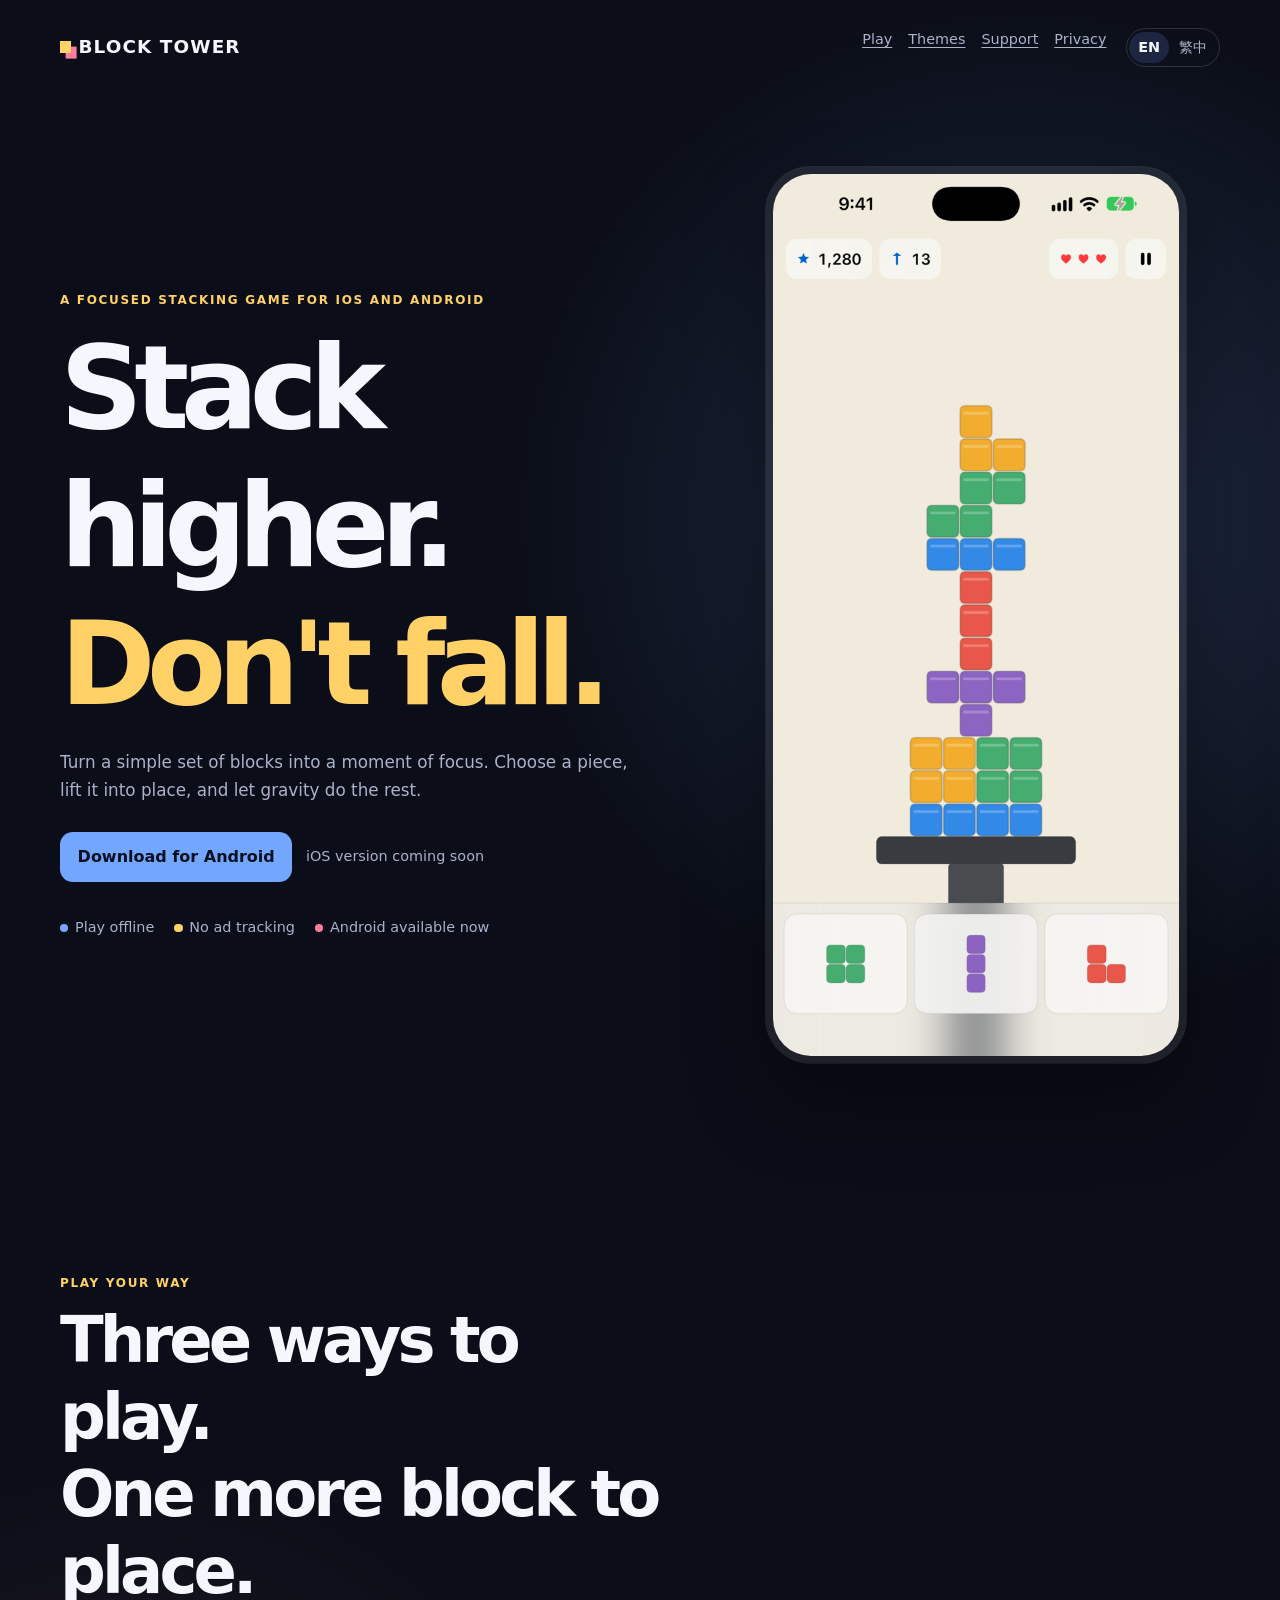
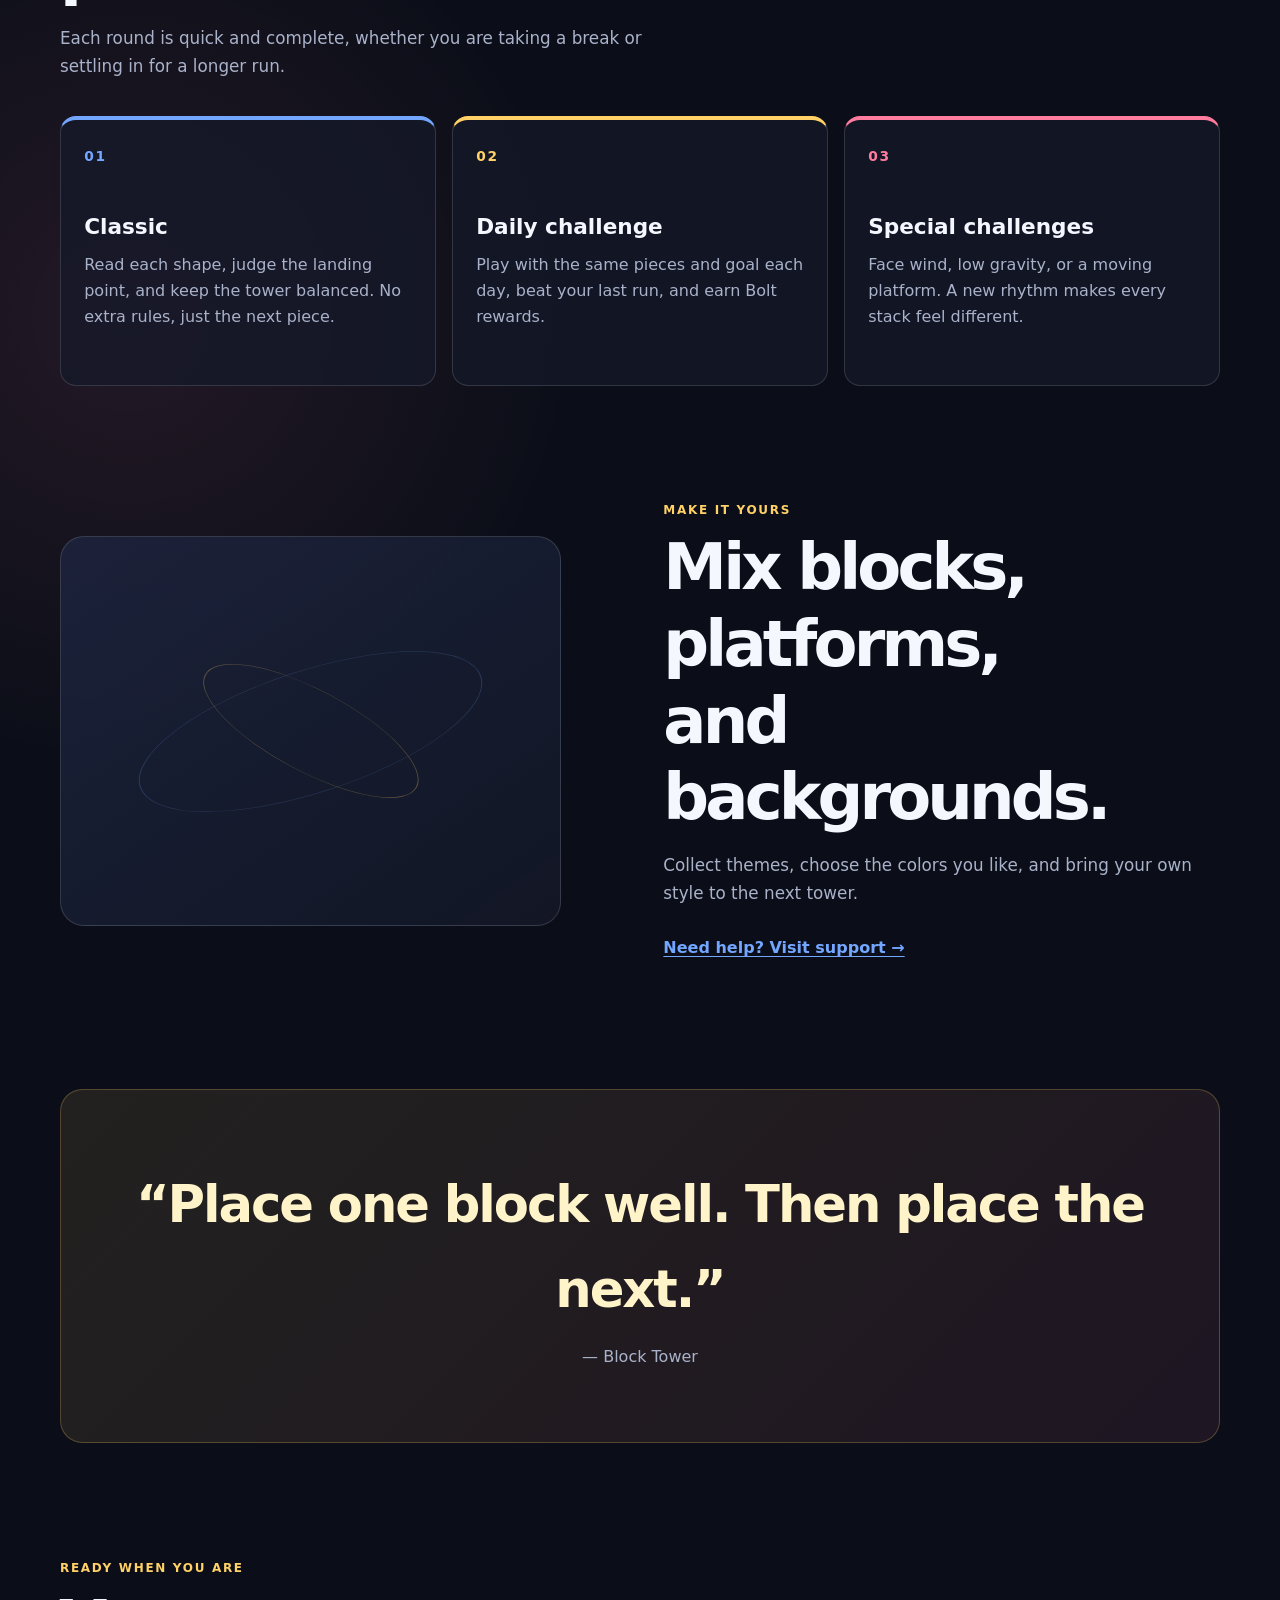
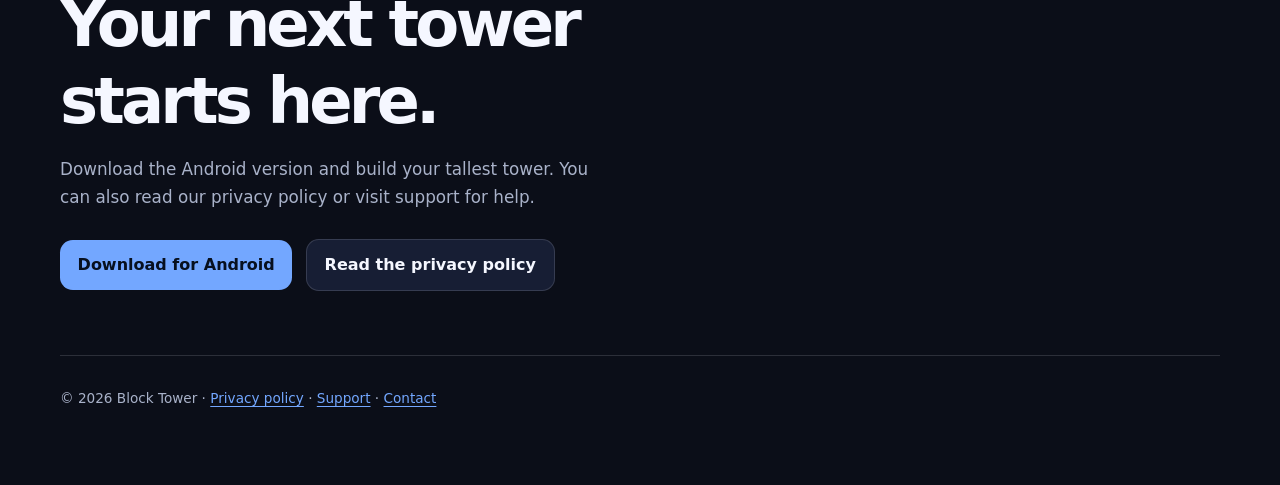
<file: index.html>
<!doctype html>
<html lang="en">
  <head>
    <meta charset="utf-8">
    <meta name="viewport" content="width=device-width, initial-scale=1">
    <meta name="description" content="A calm, colorful physics stacking game for iOS and Android. Build a tower one block at a time.">
    <meta property="og:type" content="website">
    <meta property="og:locale" content="en_US">
    <meta property="og:locale:alternate" content="zh_TW">
    <meta property="og:title" content="Block Tower | Stack higher. Don't fall.">
    <meta property="og:description" content="Play quick stacking rounds, take on daily and special challenges, and make every tower your own.">
    <meta property="og:image" content="https://blocktower-lac.vercel.app/assets/og.png">
    <meta property="og:url" content="https://blocktower-lac.vercel.app/">
    <meta name="twitter:card" content="summary_large_image">
    <link rel="canonical" href="https://blocktower-lac.vercel.app/">
    <link rel="alternate" hreflang="en" href="https://blocktower-lac.vercel.app/">
    <link rel="alternate" hreflang="zh-Hant" href="https://blocktower-lac.vercel.app/index.zh-Hant.html">
    <link rel="alternate" hreflang="x-default" href="https://blocktower-lac.vercel.app/">
    <link rel="icon" type="image/png" sizes="16x16" href="assets/favicon-16.png">
    <link rel="icon" type="image/png" sizes="32x32" href="assets/favicon-32.png">
    <link rel="icon" type="image/png" sizes="32x32" href="assets/favicon-dark-32.png" media="(prefers-color-scheme: dark)">
    <link rel="apple-touch-icon" sizes="180x180" href="assets/apple-touch-icon.png">
    <link rel="manifest" href="site.webmanifest">
    <title>Block Tower | Stack higher. Don't fall.</title>
    <link rel="stylesheet" href="styles.css">
  </head>
  <body class="landing-page">
    <div class="shell landing-shell">
      <header class="site-header landing-header">
        <a class="brand" href="index.html"><span class="brand-mark" aria-hidden="true"></span>Block Tower</a>
        <nav class="site-nav" aria-label="Primary navigation">
          <a href="#modes">Play</a>
          <a href="#collection">Themes</a>
          <a href="support.html">Support</a>
          <a href="privacy.html">Privacy</a>
          <div class="language-switch" role="group" aria-label="Language">
            <a href="index.html" lang="en" aria-current="page">EN</a>
            <a href="index.zh-Hant.html" lang="zh-Hant">繁中</a>
          </div>
        </nav>
      </header>

      <main>
        <section class="landing-hero" aria-labelledby="hero-title">
          <div class="landing-hero-copy">
            <p class="eyebrow">A focused stacking game for iOS and Android</p>
            <h1 id="hero-title">Stack higher.<br><span class="accent-text">Don't fall.</span></h1>
            <p class="lede">Turn a simple set of blocks into a moment of focus. Choose a piece, lift it into place, and let gravity do the rest.</p>
            <div class="hero-actions" id="download">
              <a class="button button-primary" href="https://github.com/shane-developer/blockTower/releases/latest/download/BlockTower-Android-v1.0.0.apk">Download for Android</a>
              <span class="availability-note">iOS version coming soon</span>
            </div>
            <ul class="hero-points" aria-label="Game features">
              <li><span class="point-dot blue" aria-hidden="true"></span>Play offline</li>
              <li><span class="point-dot yellow" aria-hidden="true"></span>No ad tracking</li>
              <li><span class="point-dot pink" aria-hidden="true"></span>Android available now</li>
            </ul>
          </div>
          <div class="hero-device" aria-label="Block Tower gameplay preview">
            <div class="device-glow" aria-hidden="true"></div>
            <img src="assets/hero-iphone.png" width="660" height="1434" alt="A colorful tower balanced on a platform, with three pieces ready to place">
          </div>
        </section>

        <section class="landing-section" id="modes" aria-labelledby="modes-title">
          <div class="section-heading">
            <p class="eyebrow">Play your way</p>
            <h2 id="modes-title">Three ways to play.<br>One more block to place.</h2>
            <p class="lede">Each round is quick and complete, whether you are taking a break or settling in for a longer run.</p>
          </div>
          <div class="feature-grid">
            <article class="feature-card feature-blue">
              <span class="feature-number">01</span>
              <h3>Classic</h3>
              <p>Read each shape, judge the landing point, and keep the tower balanced. No extra rules, just the next piece.</p>
            </article>
            <article class="feature-card feature-yellow">
              <span class="feature-number">02</span>
              <h3>Daily challenge</h3>
              <p>Play with the same pieces and goal each day, beat your last run, and earn Bolt rewards.</p>
            </article>
            <article class="feature-card feature-pink">
              <span class="feature-number">03</span>
              <h3>Special challenges</h3>
              <p>Face wind, low gravity, or a moving platform. A new rhythm makes every stack feel different.</p>
            </article>
          </div>
        </section>

        <section class="landing-split landing-section" id="collection" aria-labelledby="collection-title">
          <div class="split-visual" aria-hidden="true">
            <div class="stack-orbit orbit-one"></div>
            <div class="stack-orbit orbit-two"></div>
            <div class="mini-tower">
              <i class="block block-yellow"></i><i class="block block-red"></i>
              <i class="block block-blue"></i><i class="block block-green"></i>
              <i class="block block-purple"></i><i class="block block-blue"></i>
              <i class="platform"></i>
            </div>
          </div>
          <div class="section-heading">
            <p class="eyebrow">Make it yours</p>
            <h2 id="collection-title">Mix blocks, platforms,<br>and backgrounds.</h2>
            <p class="lede">Collect themes, choose the colors you like, and bring your own style to the next tower.</p>
            <a class="text-link" href="support.html">Need help? Visit support →</a>
          </div>
        </section>

        <section class="landing-quote" aria-label="A note from Block Tower">
          <p>“Place one block well. Then place the next.”</p>
          <span>— Block Tower</span>
        </section>

        <section class="landing-cta" aria-labelledby="cta-title">
          <p class="eyebrow">Ready when you are</p>
          <h2 id="cta-title">Your next tower<br>starts here.</h2>
          <p class="lede">Download the Android version and build your tallest tower. You can also read our privacy policy or visit support for help.</p>
          <div class="hero-actions">
            <a class="button button-primary" href="https://github.com/shane-developer/blockTower/releases/latest/download/BlockTower-Android-v1.0.0.apk">Download for Android</a>
            <a class="button button-secondary" href="privacy.html">Read the privacy policy</a>
          </div>
        </section>
      </main>

      <footer>
        <p>© 2026 Block Tower · <a href="privacy.html">Privacy policy</a> · <a href="support.html">Support</a> · <a href="https://forms.gle/gVLRwAY1yRQqvcTY8">Contact</a></p>
      </footer>
    </div>
  </body>
</html>
</file>
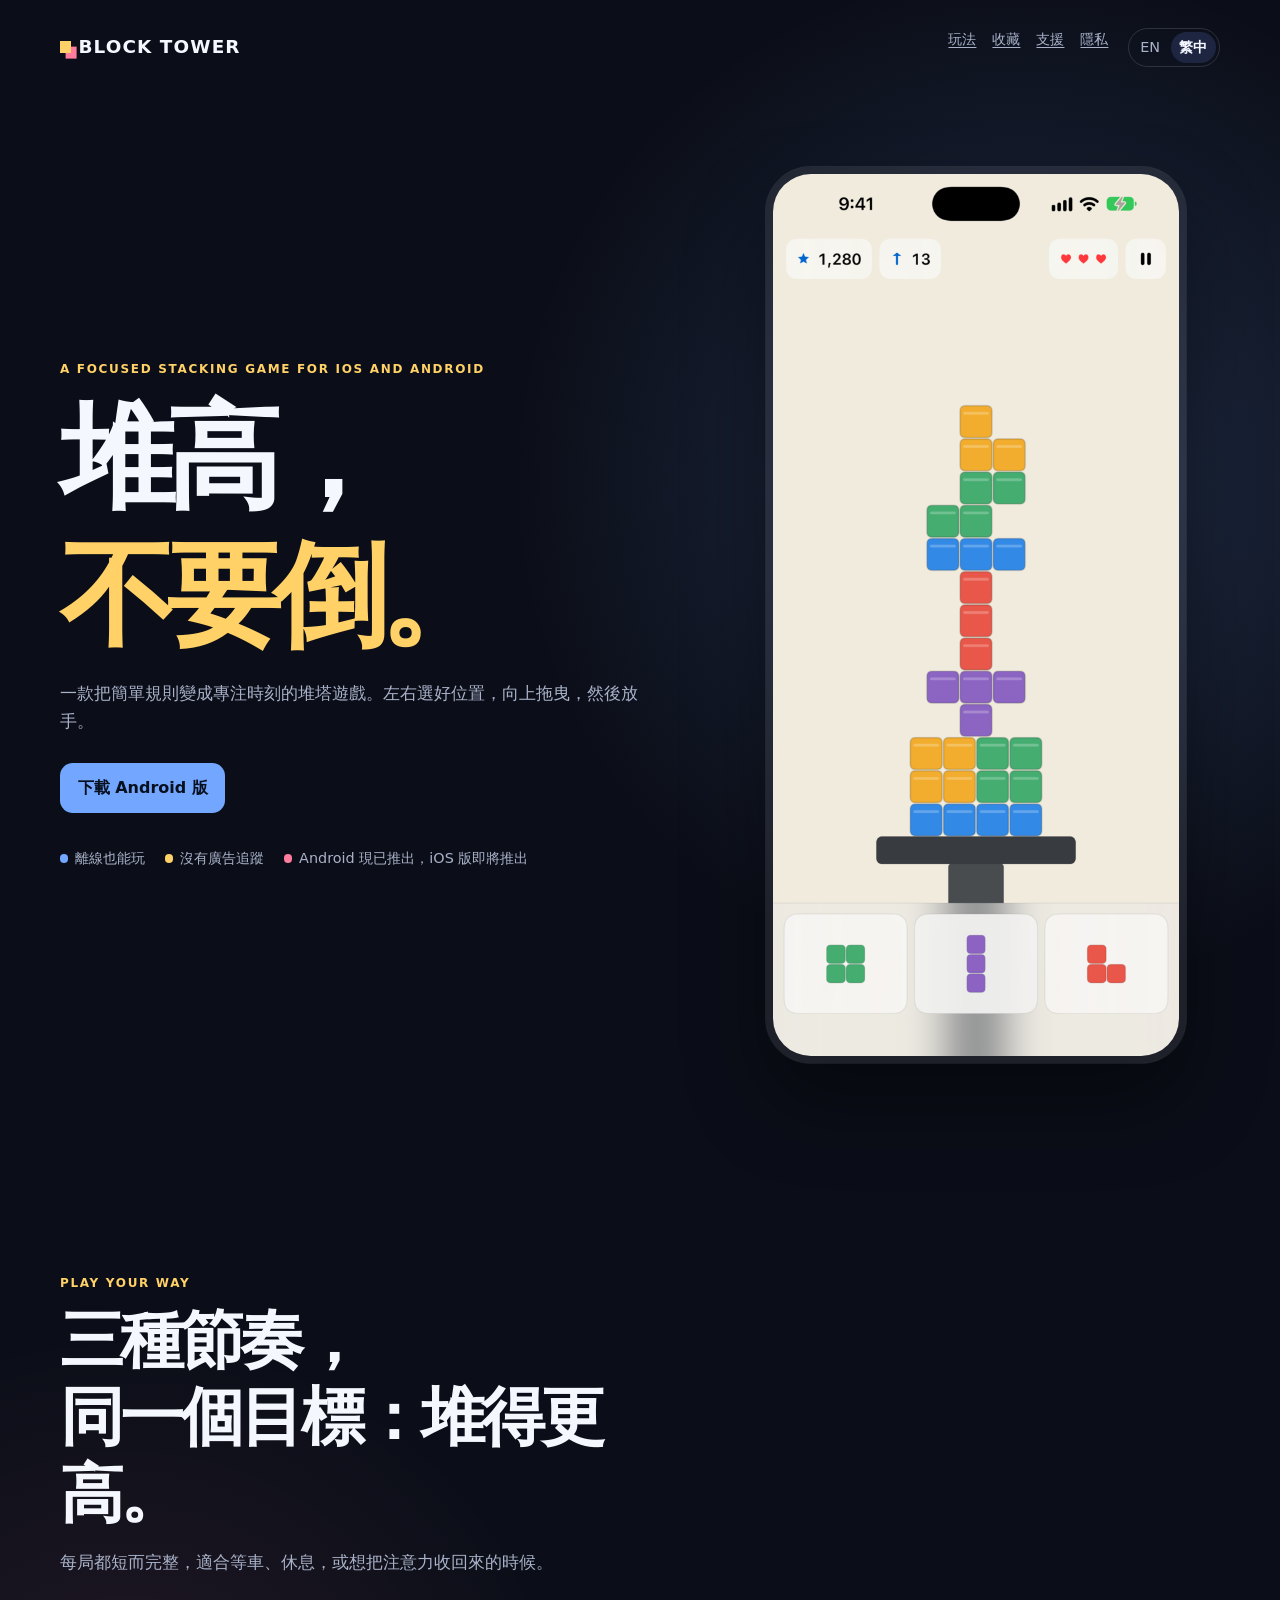
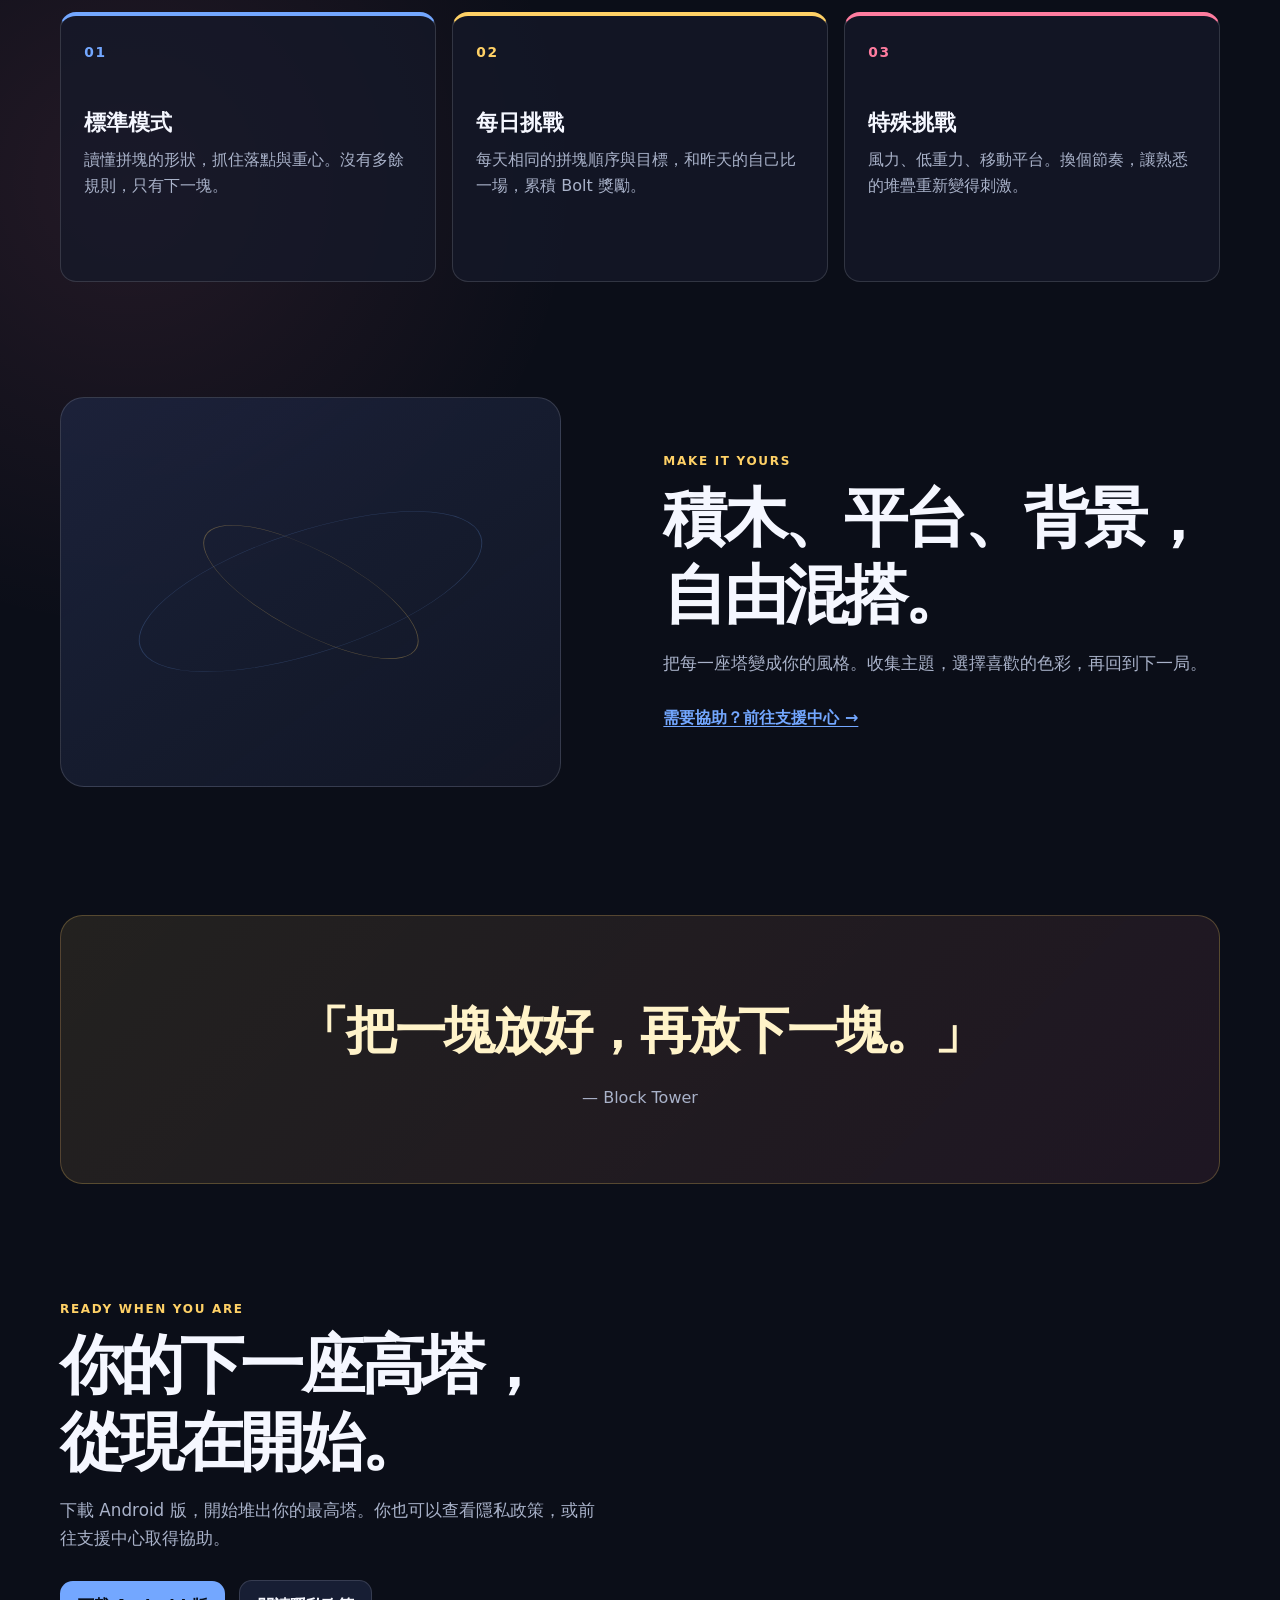
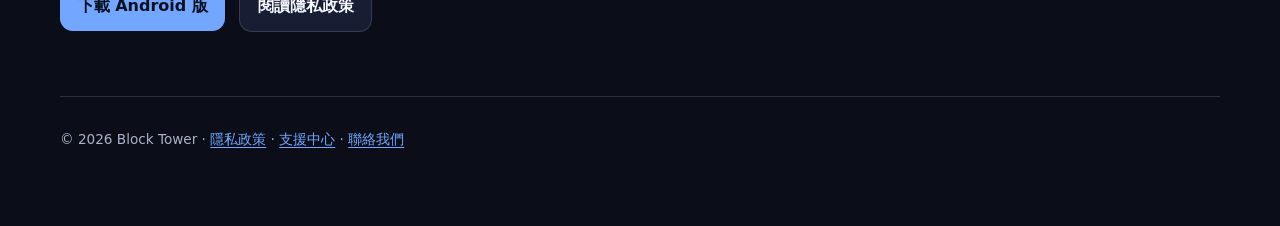
<file: index.zh-Hant.html>
<!doctype html>
<html lang="zh-Hant">
  <head>
    <meta charset="utf-8">
    <meta name="viewport" content="width=device-width, initial-scale=1">
    <meta name="description" content="Block Tower：一款把專注、平衡與再來一局放在一起的堆塔遊戲，提供 iOS 與 Android 版本。">
    <meta property="og:type" content="website">
    <meta property="og:title" content="Block Tower｜堆高，不要倒。">
    <meta property="og:description" content="每日挑戰、特殊挑戰與主題收藏，現在開始堆出你的最高塔。">
    <meta property="og:locale" content="zh_TW">
    <meta property="og:locale:alternate" content="en_US">
    <meta property="og:image" content="https://blocktower-lac.vercel.app/assets/og.png">
    <meta property="og:url" content="https://blocktower-lac.vercel.app/index.zh-Hant.html">
    <meta name="twitter:card" content="summary_large_image">
    <link rel="canonical" href="https://blocktower-lac.vercel.app/index.zh-Hant.html">
    <link rel="alternate" hreflang="en" href="https://blocktower-lac.vercel.app/">
    <link rel="alternate" hreflang="zh-Hant" href="https://blocktower-lac.vercel.app/index.zh-Hant.html">
    <link rel="alternate" hreflang="x-default" href="https://blocktower-lac.vercel.app/">
    <link rel="icon" type="image/png" sizes="16x16" href="assets/favicon-16.png">
    <link rel="icon" type="image/png" sizes="32x32" href="assets/favicon-32.png">
    <link rel="icon" type="image/png" sizes="32x32" href="assets/favicon-dark-32.png" media="(prefers-color-scheme: dark)">
    <link rel="apple-touch-icon" sizes="180x180" href="assets/apple-touch-icon.png">
    <link rel="manifest" href="site.webmanifest">
    <title>Block Tower｜堆高，不要倒。</title>
    <link rel="stylesheet" href="styles.css">
  </head>
  <body class="landing-page">
    <div class="shell landing-shell">
      <header class="site-header landing-header">
        <a class="brand" href="index.zh-Hant.html"><span class="brand-mark" aria-hidden="true"></span>Block Tower</a>
        <nav class="site-nav" aria-label="主要導覽">
          <a href="#modes">玩法</a>
          <a href="#collection">收藏</a>
          <a href="support.zh-Hant.html">支援</a>
          <a href="privacy.zh-Hant.html">隱私</a>
          <div class="language-switch" role="group" aria-label="語言">
            <a href="index.html" lang="en">EN</a>
            <a href="index.zh-Hant.html" lang="zh-Hant" aria-current="page">繁中</a>
          </div>
        </nav>
      </header>

      <main>
        <section class="landing-hero" aria-labelledby="hero-title">
          <div class="landing-hero-copy">
            <p class="eyebrow">A focused stacking game for iOS and Android</p>
            <h1 id="hero-title">堆高，<br><span class="accent-text">不要倒。</span></h1>
            <p class="lede">一款把簡單規則變成專注時刻的堆塔遊戲。左右選好位置，向上拖曳，然後放手。</p>
            <div class="hero-actions" id="download">
              <a class="button button-primary" href="https://github.com/shane-developer/blockTower/releases/latest/download/BlockTower-Android-v1.0.0.apk">下載 Android 版</a>
            </div>
            <ul class="hero-points" aria-label="遊戲特色">
              <li><span class="point-dot blue" aria-hidden="true"></span>離線也能玩</li>
              <li><span class="point-dot yellow" aria-hidden="true"></span>沒有廣告追蹤</li>
              <li><span class="point-dot pink" aria-hidden="true"></span>Android 現已推出，iOS 版即將推出</li>
            </ul>
          </div>
          <div class="hero-device" aria-label="Block Tower 主畫面預覽">
            <div class="device-glow" aria-hidden="true"></div>
            <img src="assets/hero-iphone.png" width="660" height="1434" alt="Block Tower 主畫面：開始遊戲、每日挑戰、特殊挑戰與收藏">
          </div>
        </section>

        <section class="landing-section" id="modes" aria-labelledby="modes-title">
          <div class="section-heading">
            <p class="eyebrow">Play your way</p>
            <h2 id="modes-title">三種節奏，<br>同一個目標：堆得更高。</h2>
            <p class="lede">每局都短而完整，適合等車、休息，或想把注意力收回來的時候。</p>
          </div>
          <div class="feature-grid">
            <article class="feature-card feature-blue">
              <span class="feature-number">01</span>
              <h3>標準模式</h3>
              <p>讀懂拼塊的形狀，抓住落點與重心。沒有多餘規則，只有下一塊。</p>
            </article>
            <article class="feature-card feature-yellow">
              <span class="feature-number">02</span>
              <h3>每日挑戰</h3>
              <p>每天相同的拼塊順序與目標，和昨天的自己比一場，累積 Bolt 獎勵。</p>
            </article>
            <article class="feature-card feature-pink">
              <span class="feature-number">03</span>
              <h3>特殊挑戰</h3>
              <p>風力、低重力、移動平台。換個節奏，讓熟悉的堆疊重新變得刺激。</p>
            </article>
          </div>
        </section>

        <section class="landing-split landing-section" id="collection" aria-labelledby="collection-title">
          <div class="split-visual" aria-hidden="true">
            <div class="stack-orbit orbit-one"></div>
            <div class="stack-orbit orbit-two"></div>
            <div class="mini-tower">
              <i class="block block-yellow"></i><i class="block block-red"></i>
              <i class="block block-blue"></i><i class="block block-green"></i>
              <i class="block block-purple"></i><i class="block block-blue"></i>
              <i class="platform"></i>
            </div>
          </div>
          <div class="section-heading">
            <p class="eyebrow">Make it yours</p>
            <h2 id="collection-title">積木、平台、背景，<br>自由混搭。</h2>
            <p class="lede">把每一座塔變成你的風格。收集主題，選擇喜歡的色彩，再回到下一局。</p>
            <a class="text-link" href="support.zh-Hant.html">需要協助？前往支援中心 →</a>
          </div>
        </section>

        <section class="landing-quote" aria-label="產品承諾">
          <p>「把一塊放好，再放下一塊。」</p>
          <span>— Block Tower</span>
        </section>

        <section class="landing-cta" aria-labelledby="cta-title">
          <p class="eyebrow">Ready when you are</p>
          <h2 id="cta-title">你的下一座高塔，<br>從現在開始。</h2>
          <p class="lede">下載 Android 版，開始堆出你的最高塔。你也可以查看隱私政策，或前往支援中心取得協助。</p>
          <div class="hero-actions">
            <a class="button button-primary" href="https://github.com/shane-developer/blockTower/releases/latest/download/BlockTower-Android-v1.0.0.apk">下載 Android 版</a>
            <a class="button button-secondary" href="privacy.zh-Hant.html">閱讀隱私政策</a>
          </div>
        </section>
      </main>

      <footer>
        <p>© 2026 Block Tower · <a href="privacy.zh-Hant.html">隱私政策</a> · <a href="support.zh-Hant.html">支援中心</a> · <a href="https://forms.gle/gVLRwAY1yRQqvcTY8">聯絡我們</a></p>
      </footer>
    </div>
  </body>
</html>
</file>
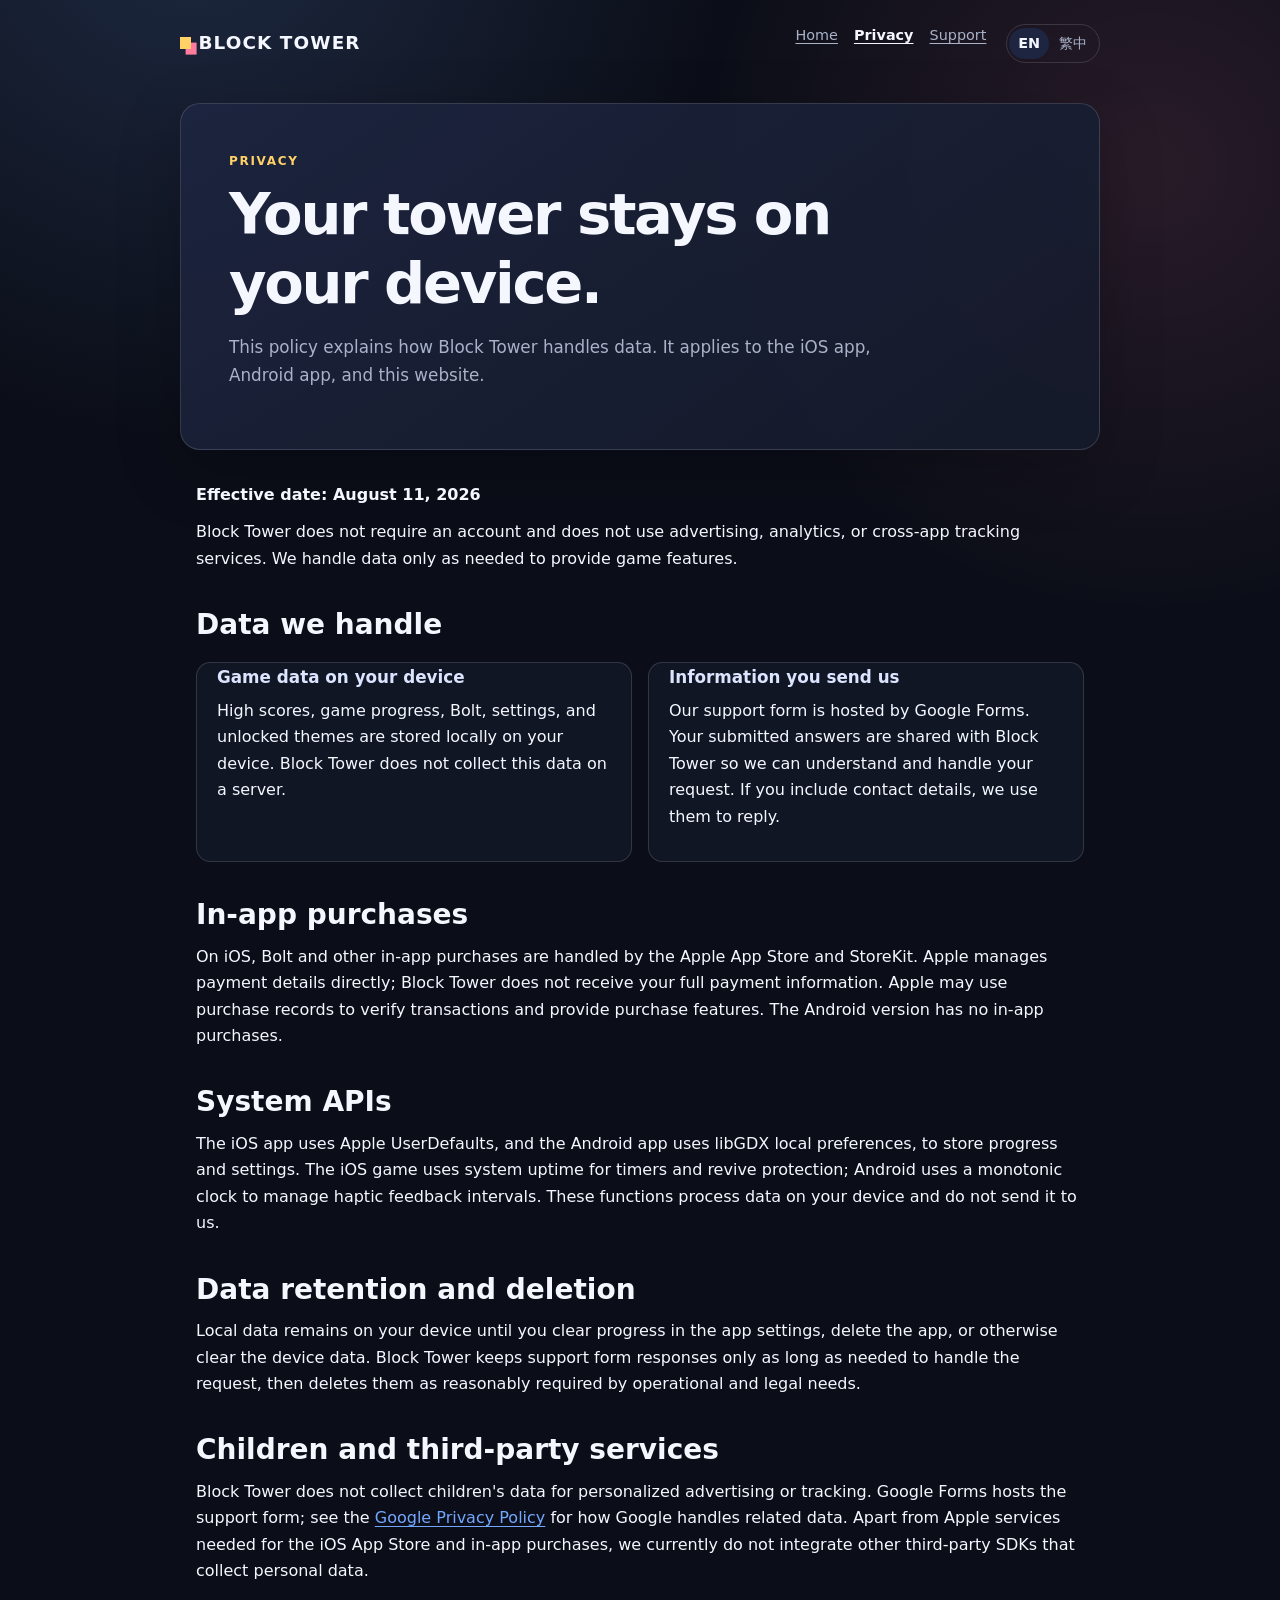
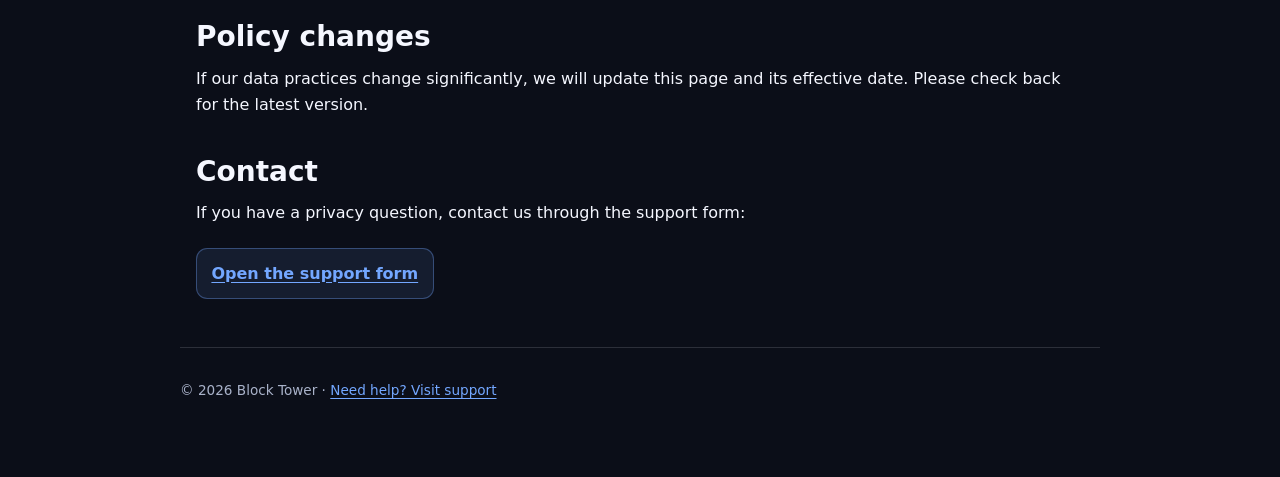
<file: privacy.html>
<!doctype html>
<html lang="en">
  <head>
    <meta charset="utf-8">
    <meta name="viewport" content="width=device-width, initial-scale=1">
    <meta name="description" content="Read how Block Tower handles game data, support requests, and purchases.">
    <meta property="og:locale" content="en_US">
    <meta property="og:locale:alternate" content="zh_TW">
    <link rel="canonical" href="https://blocktower-lac.vercel.app/privacy.html">
    <link rel="alternate" hreflang="en" href="https://blocktower-lac.vercel.app/privacy.html">
    <link rel="alternate" hreflang="zh-Hant" href="https://blocktower-lac.vercel.app/privacy.zh-Hant.html">
    <link rel="alternate" hreflang="x-default" href="https://blocktower-lac.vercel.app/privacy.html">
    <link rel="icon" type="image/png" sizes="16x16" href="assets/favicon-16.png">
    <link rel="icon" type="image/png" sizes="32x32" href="assets/favicon-32.png">
    <link rel="icon" type="image/png" sizes="32x32" href="assets/favicon-dark-32.png" media="(prefers-color-scheme: dark)">
    <link rel="apple-touch-icon" sizes="180x180" href="assets/apple-touch-icon.png">
    <link rel="manifest" href="site.webmanifest">
    <title>Privacy Policy | Block Tower</title>
    <link rel="stylesheet" href="styles.css">
  </head>
  <body>
    <div class="shell">
      <header class="site-header">
        <a class="brand" href="index.html"><span class="brand-mark" aria-hidden="true"></span>Block Tower</a>
        <nav class="site-nav" aria-label="Primary navigation">
          <a href="index.html">Home</a>
          <a href="privacy.html" aria-current="page">Privacy</a>
          <a href="support.html">Support</a>
          <div class="language-switch" role="group" aria-label="Language">
            <a href="privacy.html" lang="en" aria-current="page">EN</a>
            <a href="privacy.zh-Hant.html" lang="zh-Hant">繁中</a>
          </div>
        </nav>
      </header>

      <main>
        <section class="hero" aria-labelledby="page-title">
          <p class="eyebrow">Privacy</p>
          <h1 id="page-title">Your tower stays on your device.</h1>
          <p class="lede">This policy explains how Block Tower handles data. It applies to the iOS app, Android app, and this website.</p>
        </section>

        <article class="content">
          <p><strong>Effective date: August 11, 2026</strong></p>
          <p>Block Tower does not require an account and does not use advertising, analytics, or cross-app tracking services. We handle data only as needed to provide game features.</p>

          <h2>Data we handle</h2>
          <div class="card-grid">
            <section class="card">
              <h3>Game data on your device</h3>
              <p>High scores, game progress, Bolt, settings, and unlocked themes are stored locally on your device. Block Tower does not collect this data on a server.</p>
            </section>
            <section class="card">
              <h3>Information you send us</h3>
              <p>Our support form is hosted by Google Forms. Your submitted answers are shared with Block Tower so we can understand and handle your request. If you include contact details, we use them to reply.</p>
            </section>
          </div>

          <h2>In-app purchases</h2>
          <p>On iOS, Bolt and other in-app purchases are handled by the Apple App Store and StoreKit. Apple manages payment details directly; Block Tower does not receive your full payment information. Apple may use purchase records to verify transactions and provide purchase features. The Android version has no in-app purchases.</p>

          <h2>System APIs</h2>
          <p>The iOS app uses Apple UserDefaults, and the Android app uses libGDX local preferences, to store progress and settings. The iOS game uses system uptime for timers and revive protection; Android uses a monotonic clock to manage haptic feedback intervals. These functions process data on your device and do not send it to us.</p>

          <h2>Data retention and deletion</h2>
          <p>Local data remains on your device until you clear progress in the app settings, delete the app, or otherwise clear the device data. Block Tower keeps support form responses only as long as needed to handle the request, then deletes them as reasonably required by operational and legal needs.</p>

          <h2>Children and third-party services</h2>
          <p>Block Tower does not collect children's data for personalized advertising or tracking. Google Forms hosts the support form; see the <a href="https://policies.google.com/privacy" rel="noreferrer">Google Privacy Policy</a> for how Google handles related data. Apart from Apple services needed for the iOS App Store and in-app purchases, we currently do not integrate other third-party SDKs that collect personal data.</p>

          <h2>Policy changes</h2>
          <p>If our data practices change significantly, we will update this page and its effective date. Please check back for the latest version.</p>

          <h2>Contact</h2>
          <p>If you have a privacy question, contact us through the support form:</p>
          <a class="contact" href="https://forms.gle/gVLRwAY1yRQqvcTY8">Open the support form</a>
        </article>
      </main>

      <footer>
        <p>© 2026 Block Tower · <a href="support.html">Need help? Visit support</a></p>
      </footer>
    </div>
  </body>
</html>
</file>
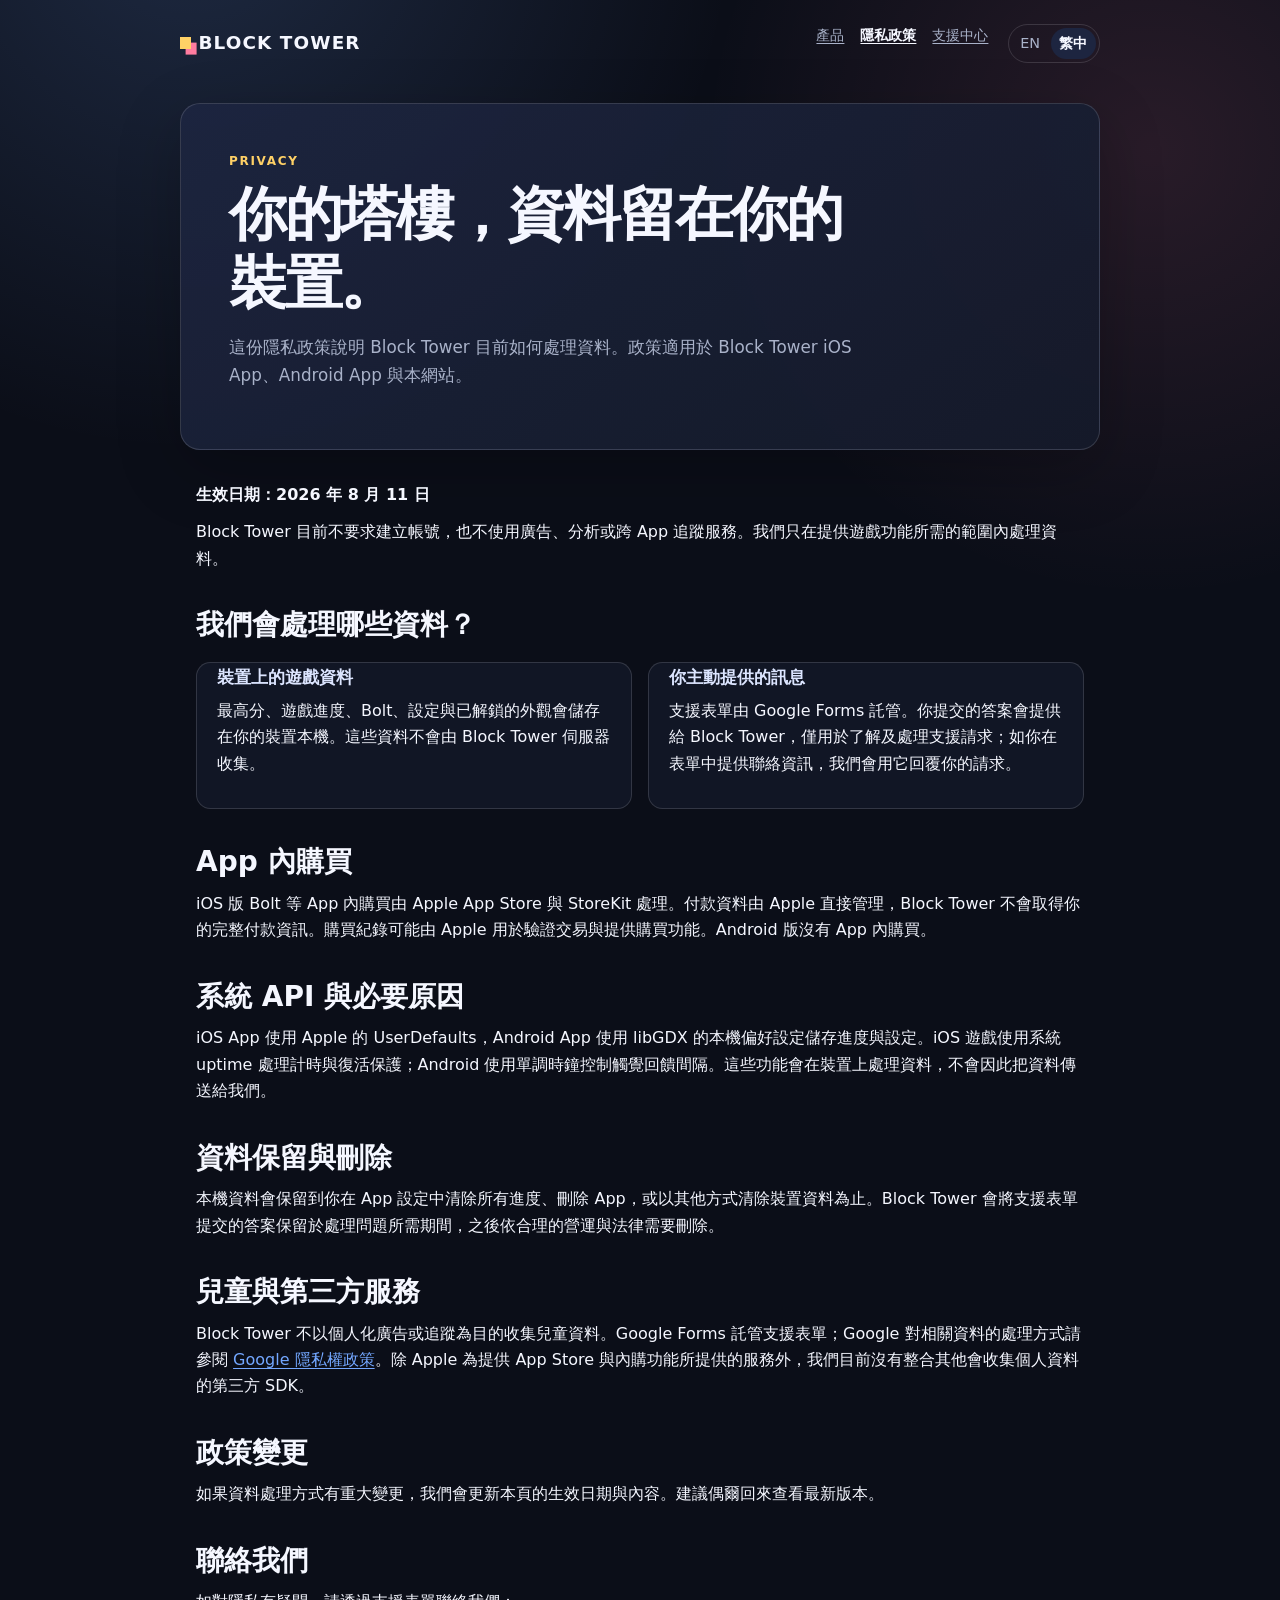
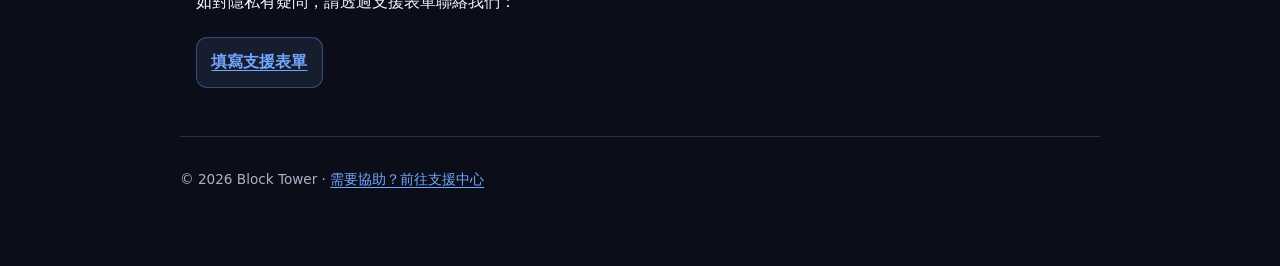
<file: privacy.zh-Hant.html>
<!doctype html>
<html lang="zh-Hant">
  <head>
    <meta charset="utf-8">
    <meta name="viewport" content="width=device-width, initial-scale=1">
    <meta name="description" content="Block Tower 隱私政策：了解遊戲如何處理資料與購買。">
    <meta property="og:locale" content="zh_TW">
    <meta property="og:locale:alternate" content="en_US">
    <link rel="canonical" href="https://blocktower-lac.vercel.app/privacy.zh-Hant.html">
    <link rel="alternate" hreflang="en" href="https://blocktower-lac.vercel.app/privacy.html">
    <link rel="alternate" hreflang="zh-Hant" href="https://blocktower-lac.vercel.app/privacy.zh-Hant.html">
    <link rel="alternate" hreflang="x-default" href="https://blocktower-lac.vercel.app/privacy.html">
    <link rel="icon" type="image/png" sizes="16x16" href="assets/favicon-16.png">
    <link rel="icon" type="image/png" sizes="32x32" href="assets/favicon-32.png">
    <link rel="icon" type="image/png" sizes="32x32" href="assets/favicon-dark-32.png" media="(prefers-color-scheme: dark)">
    <link rel="apple-touch-icon" sizes="180x180" href="assets/apple-touch-icon.png">
    <link rel="manifest" href="site.webmanifest">
    <title>隱私政策｜Block Tower</title>
    <link rel="stylesheet" href="styles.css">
  </head>
  <body>
    <div class="shell">
      <header class="site-header">
        <a class="brand" href="index.zh-Hant.html"><span class="brand-mark" aria-hidden="true"></span>Block Tower</a>
        <nav class="site-nav" aria-label="主要導覽">
          <a href="index.zh-Hant.html">產品</a>
          <a href="privacy.zh-Hant.html" aria-current="page">隱私政策</a>
          <a href="support.zh-Hant.html">支援中心</a>
          <div class="language-switch" role="group" aria-label="語言">
            <a href="privacy.html" lang="en">EN</a>
            <a href="privacy.zh-Hant.html" lang="zh-Hant" aria-current="page">繁中</a>
          </div>
        </nav>
      </header>

      <main>
        <section class="hero" aria-labelledby="page-title">
          <p class="eyebrow">Privacy</p>
          <h1 id="page-title">你的塔樓，資料留在你的裝置。</h1>
          <p class="lede">這份隱私政策說明 Block Tower 目前如何處理資料。政策適用於 Block Tower iOS App、Android App 與本網站。</p>
        </section>

        <article class="content">
          <p><strong>生效日期：2026 年 8 月 11 日</strong></p>
          <p>Block Tower 目前不要求建立帳號，也不使用廣告、分析或跨 App 追蹤服務。我們只在提供遊戲功能所需的範圍內處理資料。</p>

          <h2>我們會處理哪些資料？</h2>
          <div class="card-grid">
            <section class="card">
              <h3>裝置上的遊戲資料</h3>
              <p>最高分、遊戲進度、Bolt、設定與已解鎖的外觀會儲存在你的裝置本機。這些資料不會由 Block Tower 伺服器收集。</p>
            </section>
            <section class="card">
              <h3>你主動提供的訊息</h3>
              <p>支援表單由 Google Forms 託管。你提交的答案會提供給 Block Tower，僅用於了解及處理支援請求；如你在表單中提供聯絡資訊，我們會用它回覆你的請求。</p>
            </section>
          </div>

          <h2>App 內購買</h2>
          <p>iOS 版 Bolt 等 App 內購買由 Apple App Store 與 StoreKit 處理。付款資料由 Apple 直接管理，Block Tower 不會取得你的完整付款資訊。購買紀錄可能由 Apple 用於驗證交易與提供購買功能。Android 版沒有 App 內購買。</p>

          <h2>系統 API 與必要原因</h2>
          <p>iOS App 使用 Apple 的 UserDefaults，Android App 使用 libGDX 的本機偏好設定儲存進度與設定。iOS 遊戲使用系統 uptime 處理計時與復活保護；Android 使用單調時鐘控制觸覺回饋間隔。這些功能會在裝置上處理資料，不會因此把資料傳送給我們。</p>

          <h2>資料保留與刪除</h2>
          <p>本機資料會保留到你在 App 設定中清除所有進度、刪除 App，或以其他方式清除裝置資料為止。Block Tower 會將支援表單提交的答案保留於處理問題所需期間，之後依合理的營運與法律需要刪除。</p>

          <h2>兒童與第三方服務</h2>
          <p>Block Tower 不以個人化廣告或追蹤為目的收集兒童資料。Google Forms 託管支援表單；Google 對相關資料的處理方式請參閱 <a href="https://policies.google.com/privacy" rel="noreferrer">Google 隱私權政策</a>。除 Apple 為提供 App Store 與內購功能所提供的服務外，我們目前沒有整合其他會收集個人資料的第三方 SDK。</p>

          <h2>政策變更</h2>
          <p>如果資料處理方式有重大變更，我們會更新本頁的生效日期與內容。建議偶爾回來查看最新版本。</p>

          <h2>聯絡我們</h2>
          <p>如對隱私有疑問，請透過支援表單聯絡我們：</p>
          <a class="contact" href="https://forms.gle/gVLRwAY1yRQqvcTY8">填寫支援表單</a>
        </article>
      </main>

      <footer>
        <p>© 2026 Block Tower · <a href="support.zh-Hant.html">需要協助？前往支援中心</a></p>
      </footer>
    </div>
  </body>
</html>
</file>
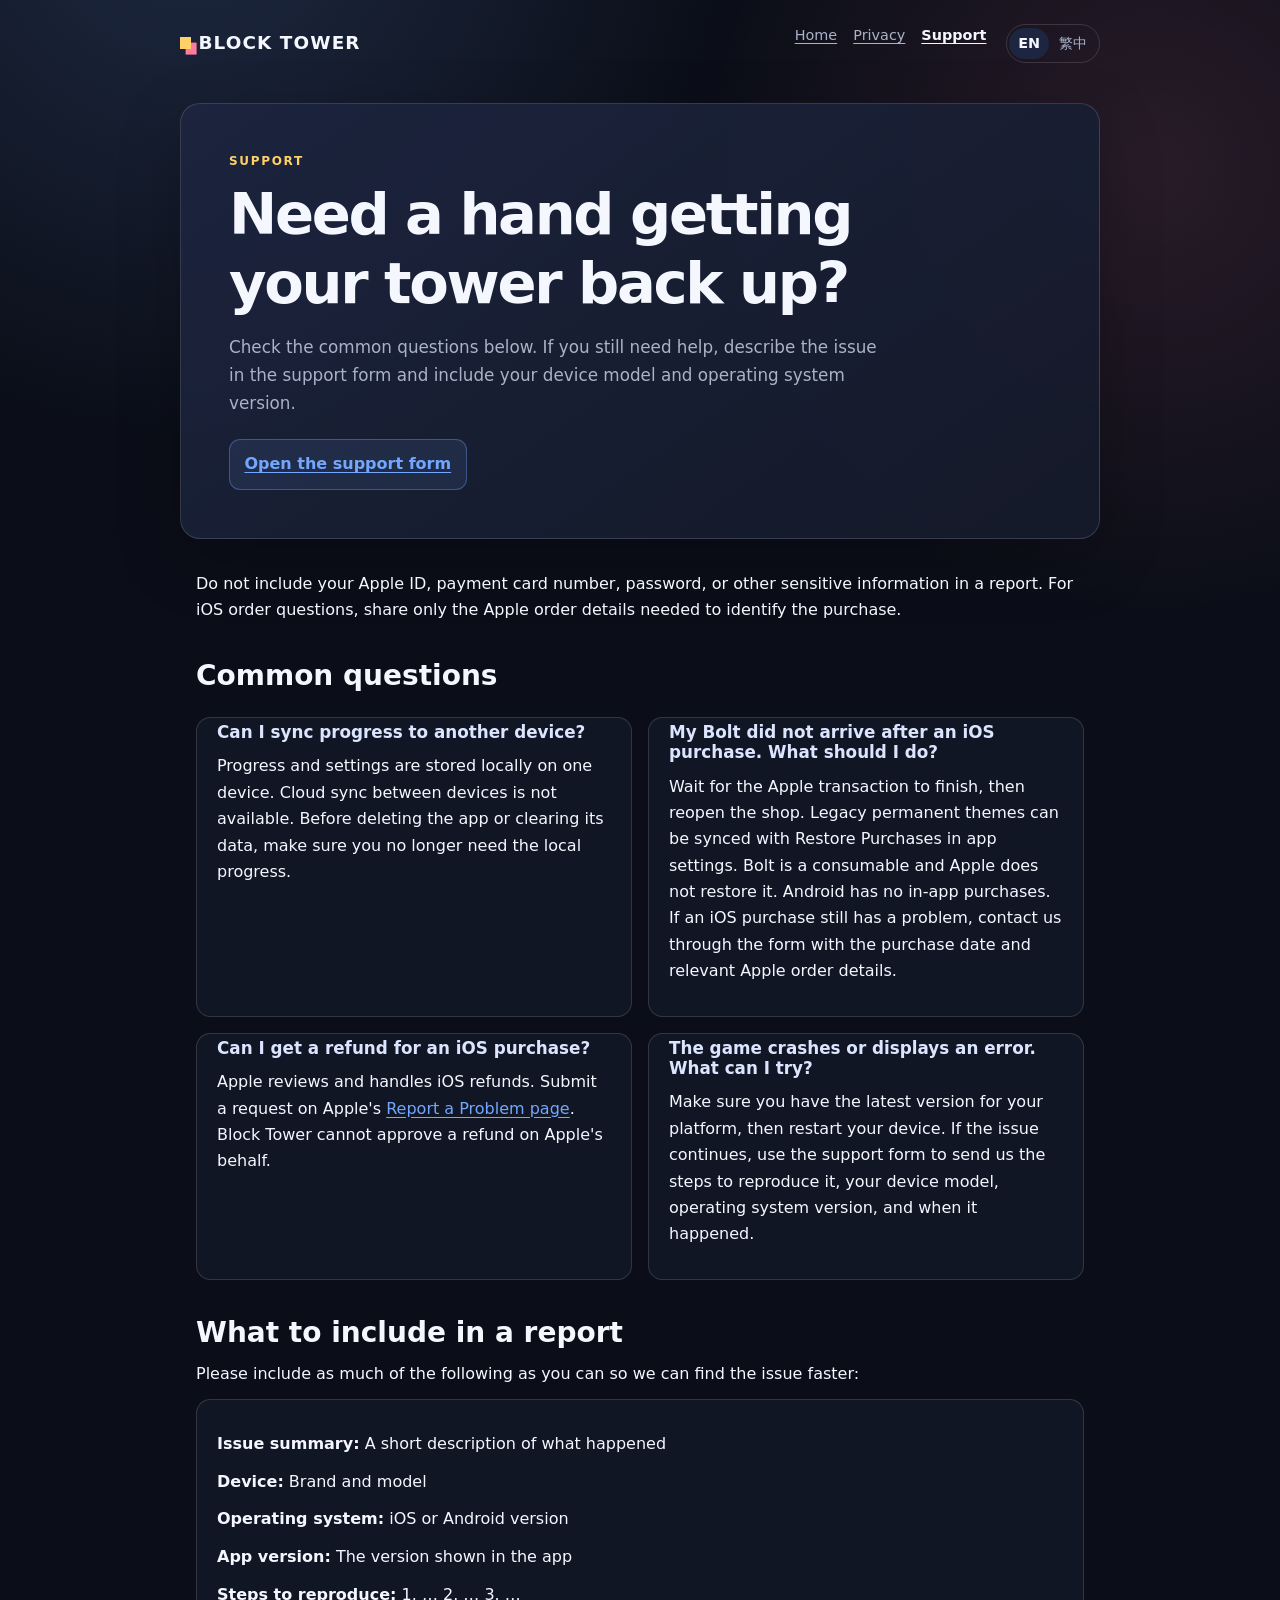
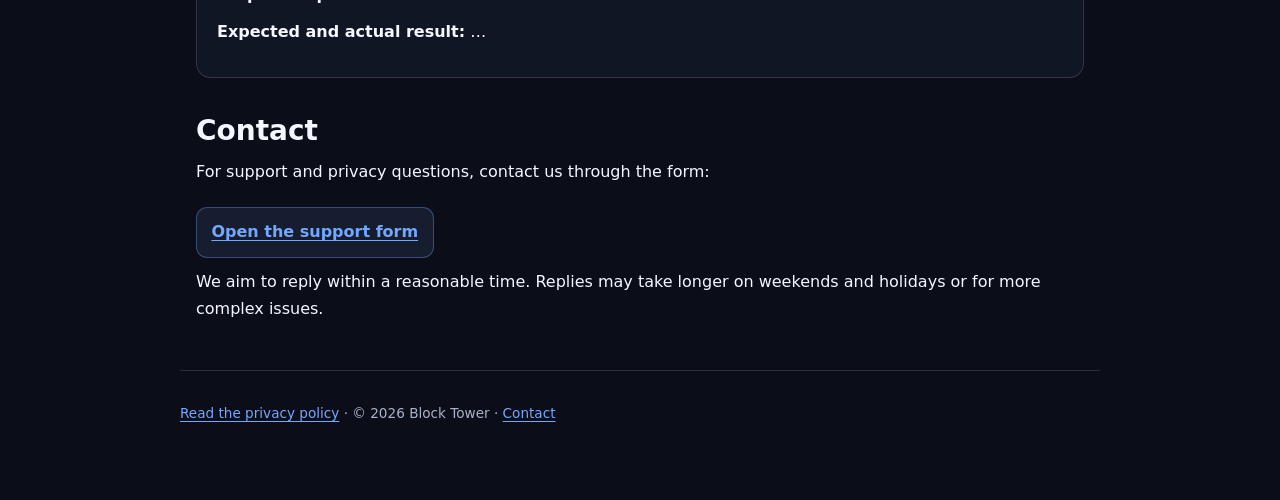
<file: support.html>
<!doctype html>
<html lang="en">
  <head>
    <meta charset="utf-8">
    <meta name="viewport" content="width=device-width, initial-scale=1">
    <meta name="description" content="Block Tower support: common questions, iOS purchase help, and issue reports.">
    <meta property="og:locale" content="en_US">
    <meta property="og:locale:alternate" content="zh_TW">
    <link rel="canonical" href="https://blocktower-lac.vercel.app/support.html">
    <link rel="alternate" hreflang="en" href="https://blocktower-lac.vercel.app/support.html">
    <link rel="alternate" hreflang="zh-Hant" href="https://blocktower-lac.vercel.app/support.zh-Hant.html">
    <link rel="alternate" hreflang="x-default" href="https://blocktower-lac.vercel.app/support.html">
    <link rel="icon" type="image/png" sizes="16x16" href="assets/favicon-16.png">
    <link rel="icon" type="image/png" sizes="32x32" href="assets/favicon-32.png">
    <link rel="icon" type="image/png" sizes="32x32" href="assets/favicon-dark-32.png" media="(prefers-color-scheme: dark)">
    <link rel="apple-touch-icon" sizes="180x180" href="assets/apple-touch-icon.png">
    <link rel="manifest" href="site.webmanifest">
    <title>Support | Block Tower</title>
    <link rel="stylesheet" href="styles.css">
  </head>
  <body>
    <div class="shell">
      <header class="site-header">
        <a class="brand" href="index.html"><span class="brand-mark" aria-hidden="true"></span>Block Tower</a>
        <nav class="site-nav" aria-label="Primary navigation">
          <a href="index.html">Home</a>
          <a href="privacy.html">Privacy</a>
          <a href="support.html" aria-current="page">Support</a>
          <div class="language-switch" role="group" aria-label="Language">
            <a href="support.html" lang="en" aria-current="page">EN</a>
            <a href="support.zh-Hant.html" lang="zh-Hant">繁中</a>
          </div>
        </nav>
      </header>

      <main>
        <section class="hero" aria-labelledby="page-title">
          <p class="eyebrow">Support</p>
          <h1>Need a hand getting your tower back up?</h1>
          <p class="lede">Check the common questions below. If you still need help, describe the issue in the support form and include your device model and operating system version.</p>
          <a class="contact" href="https://forms.gle/gVLRwAY1yRQqvcTY8">Open the support form</a>
        </section>

        <article class="content">
          <p>Do not include your Apple ID, payment card number, password, or other sensitive information in a report. For iOS order questions, share only the Apple order details needed to identify the purchase.</p>

          <h2>Common questions</h2>
          <section class="card-grid" aria-label="Frequently asked questions">
            <section class="card">
              <h3>Can I sync progress to another device?</h3>
              <p>Progress and settings are stored locally on one device. Cloud sync between devices is not available. Before deleting the app or clearing its data, make sure you no longer need the local progress.</p>
            </section>
            <section class="card">
              <h3>My Bolt did not arrive after an iOS purchase. What should I do?</h3>
              <p>Wait for the Apple transaction to finish, then reopen the shop. Legacy permanent themes can be synced with Restore Purchases in app settings. Bolt is a consumable and Apple does not restore it. Android has no in-app purchases. If an iOS purchase still has a problem, contact us through the form with the purchase date and relevant Apple order details.</p>
            </section>
            <section class="card">
              <h3>Can I get a refund for an iOS purchase?</h3>
              <p>Apple reviews and handles iOS refunds. Submit a request on Apple's <a href="https://reportaproblem.apple.com/" rel="noreferrer">Report a Problem page</a>. Block Tower cannot approve a refund on Apple's behalf.</p>
            </section>
            <section class="card">
              <h3>The game crashes or displays an error. What can I try?</h3>
              <p>Make sure you have the latest version for your platform, then restart your device. If the issue continues, use the support form to send us the steps to reproduce it, your device model, operating system version, and when it happened.</p>
            </section>
          </section>

          <h2>What to include in a report</h2>
          <p>Please include as much of the following as you can so we can find the issue faster:</p>
          <div class="card">
            <p><strong>Issue summary:</strong> A short description of what happened</p>
            <p><strong>Device:</strong> Brand and model</p>
            <p><strong>Operating system:</strong> iOS or Android version</p>
            <p><strong>App version:</strong> The version shown in the app</p>
            <p><strong>Steps to reproduce:</strong> 1. … 2. … 3. …</p>
            <p><strong>Expected and actual result:</strong> …</p>
          </div>

          <h2>Contact</h2>
          <p>For support and privacy questions, contact us through the form:</p>
          <a class="contact" href="https://forms.gle/gVLRwAY1yRQqvcTY8">Open the support form</a>
          <p>We aim to reply within a reasonable time. Replies may take longer on weekends and holidays or for more complex issues.</p>
        </article>
      </main>

      <footer>
        <p><a href="privacy.html">Read the privacy policy</a> · © 2026 Block Tower · <a href="https://forms.gle/gVLRwAY1yRQqvcTY8">Contact</a></p>
      </footer>
    </div>
  </body>
</html>
</file>
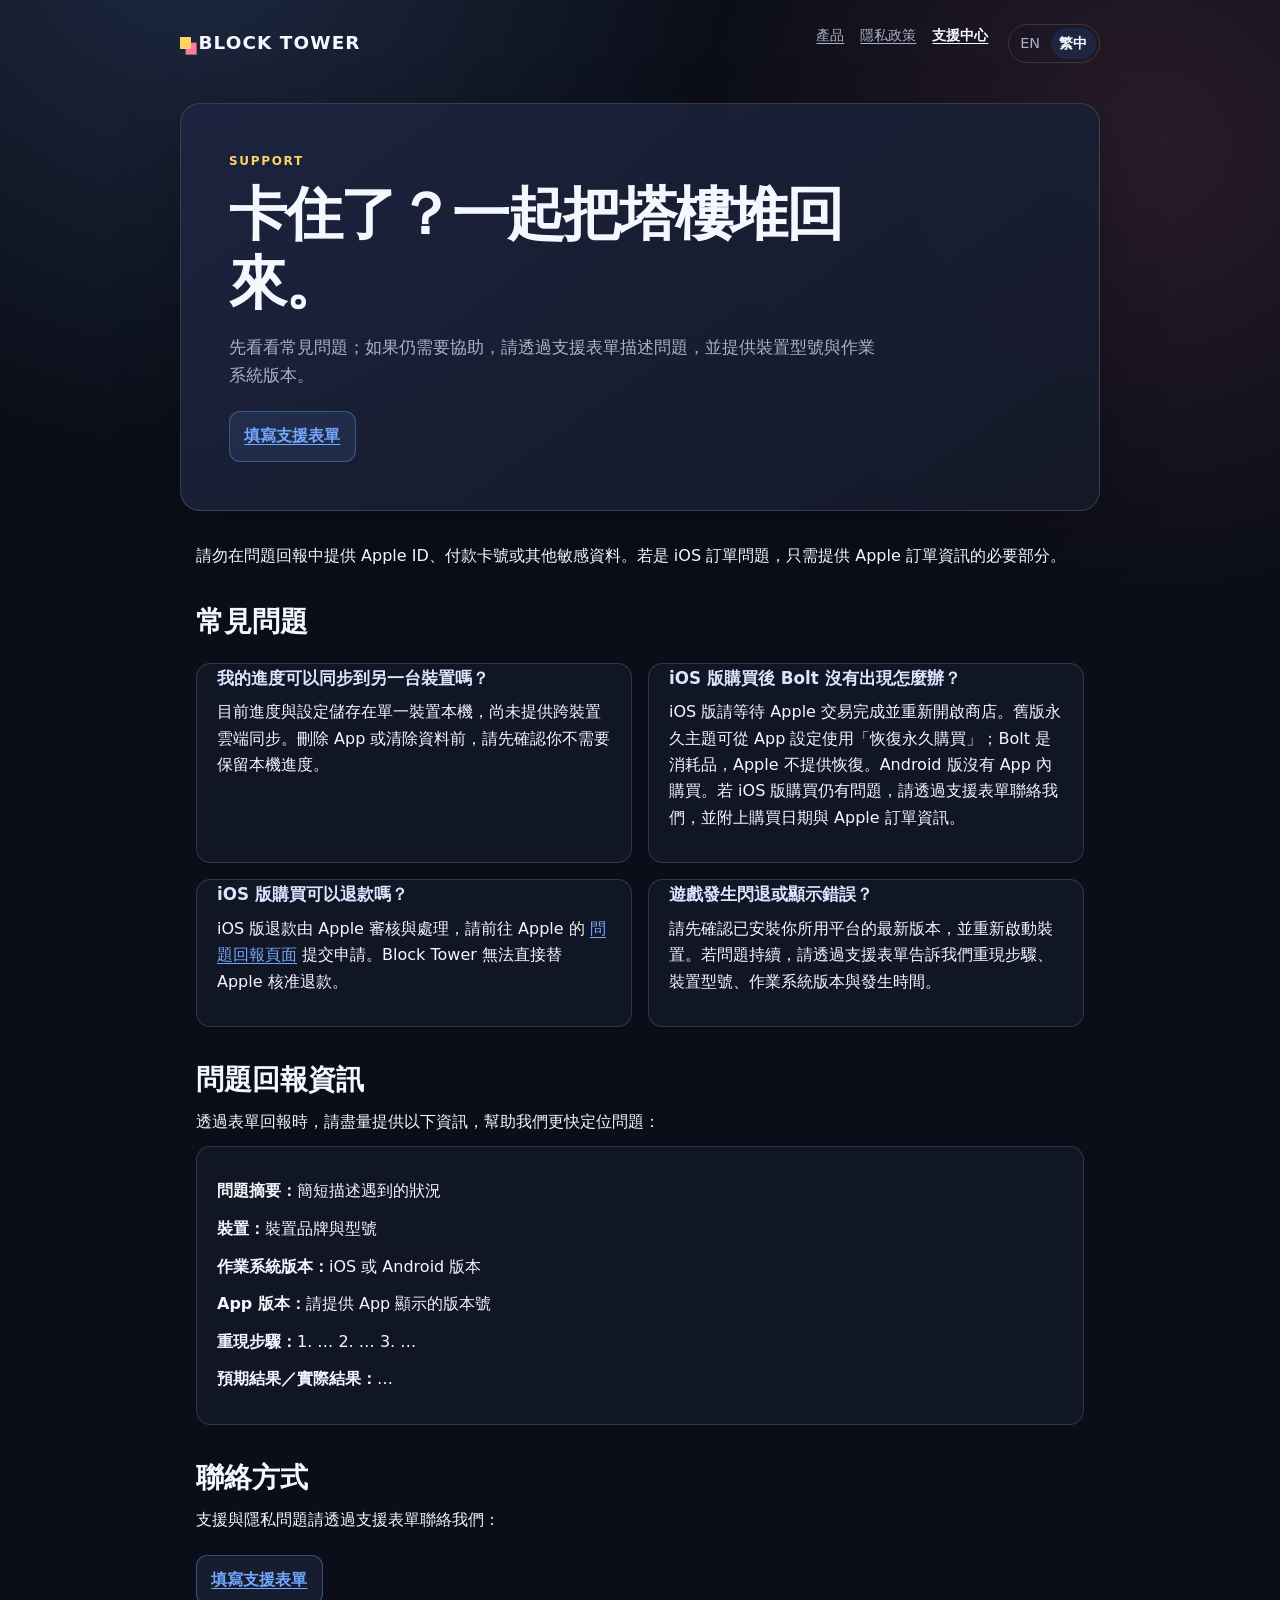
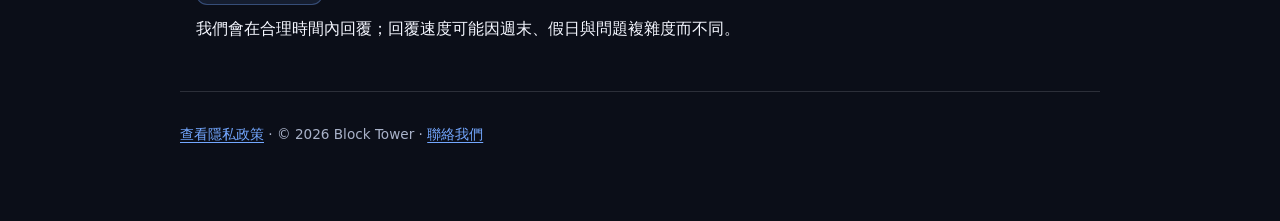
<file: support.zh-Hant.html>
<!doctype html>
<html lang="zh-Hant">
  <head>
    <meta charset="utf-8">
    <meta name="viewport" content="width=device-width, initial-scale=1">
    <meta name="description" content="Block Tower 支援中心：常見問題、iOS 購買協助與問題回報。">
    <meta property="og:locale" content="zh_TW">
    <meta property="og:locale:alternate" content="en_US">
    <link rel="canonical" href="https://blocktower-lac.vercel.app/support.zh-Hant.html">
    <link rel="alternate" hreflang="en" href="https://blocktower-lac.vercel.app/support.html">
    <link rel="alternate" hreflang="zh-Hant" href="https://blocktower-lac.vercel.app/support.zh-Hant.html">
    <link rel="alternate" hreflang="x-default" href="https://blocktower-lac.vercel.app/support.html">
    <link rel="icon" type="image/png" sizes="16x16" href="assets/favicon-16.png">
    <link rel="icon" type="image/png" sizes="32x32" href="assets/favicon-32.png">
    <link rel="icon" type="image/png" sizes="32x32" href="assets/favicon-dark-32.png" media="(prefers-color-scheme: dark)">
    <link rel="apple-touch-icon" sizes="180x180" href="assets/apple-touch-icon.png">
    <link rel="manifest" href="site.webmanifest">
    <title>支援中心｜Block Tower</title>
    <link rel="stylesheet" href="styles.css">
  </head>
  <body>
    <div class="shell">
      <header class="site-header">
        <a class="brand" href="index.zh-Hant.html"><span class="brand-mark" aria-hidden="true"></span>Block Tower</a>
        <nav class="site-nav" aria-label="主要導覽">
          <a href="index.zh-Hant.html">產品</a>
          <a href="privacy.zh-Hant.html">隱私政策</a>
          <a href="support.zh-Hant.html" aria-current="page">支援中心</a>
          <div class="language-switch" role="group" aria-label="語言">
            <a href="support.html" lang="en">EN</a>
            <a href="support.zh-Hant.html" lang="zh-Hant" aria-current="page">繁中</a>
          </div>
        </nav>
      </header>

      <main>
        <section class="hero" aria-labelledby="page-title">
          <p class="eyebrow">Support</p>
          <h1 id="page-title">卡住了？一起把塔樓堆回來。</h1>
          <p class="lede">先看看常見問題；如果仍需要協助，請透過支援表單描述問題，並提供裝置型號與作業系統版本。</p>
          <a class="contact" href="https://forms.gle/gVLRwAY1yRQqvcTY8">填寫支援表單</a>
        </section>

        <article class="content">
          <p>請勿在問題回報中提供 Apple ID、付款卡號或其他敏感資料。若是 iOS 訂單問題，只需提供 Apple 訂單資訊的必要部分。</p>

          <h2>常見問題</h2>
          <section class="card-grid" aria-label="常見問題清單">
            <section class="card">
              <h3>我的進度可以同步到另一台裝置嗎？</h3>
              <p>目前進度與設定儲存在單一裝置本機，尚未提供跨裝置雲端同步。刪除 App 或清除資料前，請先確認你不需要保留本機進度。</p>
            </section>
            <section class="card">
              <h3>iOS 版購買後 Bolt 沒有出現怎麼辦？</h3>
              <p>iOS 版請等待 Apple 交易完成並重新開啟商店。舊版永久主題可從 App 設定使用「恢復永久購買」；Bolt 是消耗品，Apple 不提供恢復。Android 版沒有 App 內購買。若 iOS 版購買仍有問題，請透過支援表單聯絡我們，並附上購買日期與 Apple 訂單資訊。</p>
            </section>
            <section class="card">
              <h3>iOS 版購買可以退款嗎？</h3>
              <p>iOS 版退款由 Apple 審核與處理，請前往 Apple 的 <a href="https://reportaproblem.apple.com/" rel="noreferrer">問題回報頁面</a> 提交申請。Block Tower 無法直接替 Apple 核准退款。</p>
            </section>
            <section class="card">
              <h3>遊戲發生閃退或顯示錯誤？</h3>
              <p>請先確認已安裝你所用平台的最新版本，並重新啟動裝置。若問題持續，請透過支援表單告訴我們重現步驟、裝置型號、作業系統版本與發生時間。</p>
            </section>
          </section>

          <h2>問題回報資訊</h2>
          <p>透過表單回報時，請盡量提供以下資訊，幫助我們更快定位問題：</p>
          <div class="card">
            <p><strong>問題摘要：</strong>簡短描述遇到的狀況</p>
            <p><strong>裝置：</strong>裝置品牌與型號</p>
            <p><strong>作業系統版本：</strong>iOS 或 Android 版本</p>
            <p><strong>App 版本：</strong>請提供 App 顯示的版本號</p>
            <p><strong>重現步驟：</strong>1. … 2. … 3. …</p>
            <p><strong>預期結果／實際結果：</strong>…</p>
          </div>

          <h2>聯絡方式</h2>
          <p>支援與隱私問題請透過支援表單聯絡我們：</p>
          <a class="contact" href="https://forms.gle/gVLRwAY1yRQqvcTY8">填寫支援表單</a>
          <p>我們會在合理時間內回覆；回覆速度可能因週末、假日與問題複雜度而不同。</p>
        </article>
      </main>

      <footer>
        <p><a href="privacy.zh-Hant.html">查看隱私政策</a> · © 2026 Block Tower · <a href="https://forms.gle/gVLRwAY1yRQqvcTY8">聯絡我們</a></p>
      </footer>
    </div>
  </body>
</html>
</file>
<file: styles.css>
:root {
  color-scheme: dark;
  --ink: #f5f7ff;
  --muted: #a9b2c9;
  --surface: #151a2a;
  --surface-raised: #1d2540;
  --line: rgba(245, 247, 255, 0.14);
  --blue: #73a7ff;
  --yellow: #ffd166;
  --pink: #ff7c9f;
  --max-width: 920px;
  font-family: ui-rounded, "SF Pro Rounded", system-ui, -apple-system, BlinkMacSystemFont, "Segoe UI", sans-serif;
  background: #0b0e18;
  color: var(--ink);
}

* {
  box-sizing: border-box;
}

html {
  min-width: 320px;
  background: #0b0e18;
}

body {
  margin: 0;
  min-height: 100vh;
  background:
    radial-gradient(circle at 15% -5%, rgba(115, 167, 255, 0.18), transparent 34rem),
    radial-gradient(circle at 90% 8%, rgba(255, 124, 159, 0.12), transparent 28rem),
    #0b0e18;
  color: var(--ink);
  line-height: 1.65;
}

a {
  color: var(--blue);
  text-underline-offset: 0.2em;
}

a:hover,
a:focus-visible {
  color: #b9d3ff;
}

.shell {
  width: min(100% - 2rem, var(--max-width));
  margin: 0 auto;
  padding: 1.25rem 0 4rem;
}

.site-header {
  display: flex;
  align-items: center;
  justify-content: space-between;
  gap: 1rem;
  padding: 0.25rem 0 2.5rem;
}

.brand {
  color: var(--ink);
  font-size: 1.15rem;
  font-weight: 800;
  letter-spacing: 0.06em;
  text-decoration: none;
  text-transform: uppercase;
}

.brand-mark {
  display: inline-block;
  width: 0.7rem;
  height: 0.7rem;
  margin-right: 0.45rem;
  background: var(--yellow);
  box-shadow: 0.35rem 0.35rem 0 var(--pink);
  vertical-align: 0.05em;
}

.site-nav {
  display: flex;
  flex-wrap: wrap;
  gap: 1rem;
  font-size: 0.9rem;
}

.site-nav a {
  color: var(--muted);
}

.site-nav a[aria-current="page"] {
  color: var(--ink);
  font-weight: 700;
}

.language-switch {
  display: inline-flex;
  align-items: center;
  gap: 0.1rem;
  margin-left: 0.2rem;
  padding: 0.18rem;
  border: 1px solid var(--line);
  border-radius: 999px;
}

.site-nav .language-switch a {
  padding: 0.24rem 0.55rem;
  border-radius: 999px;
  text-decoration: none;
}

.site-nav .language-switch a[aria-current="page"] {
  background: var(--surface-raised);
}

.hero {
  margin-bottom: 2rem;
  padding: clamp(1.5rem, 5vw, 3rem);
  border: 1px solid var(--line);
  border-radius: 1.25rem;
  background: linear-gradient(145deg, rgba(29, 37, 64, 0.92), rgba(21, 26, 42, 0.92));
  box-shadow: 0 1.25rem 4rem rgba(0, 0, 0, 0.22);
}

.eyebrow {
  margin: 0 0 0.5rem;
  color: var(--yellow);
  font-size: 0.75rem;
  font-weight: 800;
  letter-spacing: 0.14em;
  text-transform: uppercase;
}

h1,
h2,
h3 {
  line-height: 1.2;
}

h1 {
  max-width: 16ch;
  margin: 0;
  font-size: clamp(2rem, 6vw, 3.6rem);
  letter-spacing: -0.04em;
}

h2 {
  margin: 2.25rem 0 0.75rem;
  font-size: clamp(1.35rem, 3vw, 1.75rem);
}

h3 {
  margin: 1.4rem 0 0.35rem;
  color: #dce5ff;
  font-size: 1.05rem;
}

p,
ul,
ol {
  margin: 0.7rem 0;
}

.lede {
  max-width: 62ch;
  margin-top: 1rem;
  color: var(--muted);
  font-size: 1.05rem;
}

.content {
  padding: 0 clamp(0.25rem, 2vw, 1rem);
}

.content section {
  padding-top: 0.25rem;
}

.content ul,
.content ol {
  padding-left: 1.35rem;
}

.card-grid {
  display: grid;
  grid-template-columns: repeat(2, minmax(0, 1fr));
  gap: 1rem;
  margin-top: 1.25rem;
}

.card {
  padding: 1.25rem;
  border: 1px solid var(--line);
  border-radius: 0.9rem;
  background: rgba(21, 26, 42, 0.74);
}

.card h2,
.card h3 {
  margin-top: 0;
}

.contact {
  display: inline-flex;
  align-items: center;
  gap: 0.55rem;
  margin-top: 0.65rem;
  padding: 0.7rem 0.9rem;
  border: 1px solid rgba(115, 167, 255, 0.35);
  border-radius: 0.7rem;
  background: rgba(115, 167, 255, 0.1);
  font-weight: 700;
}

footer {
  margin-top: 3rem;
  padding-top: 1.25rem;
  border-top: 1px solid var(--line);
  color: var(--muted);
  font-size: 0.85rem;
}

.landing-page {
  --max-width: 1160px;
  background:
    radial-gradient(circle at 80% 14%, rgba(115, 167, 255, 0.2), transparent 32rem),
    radial-gradient(circle at 10% 52%, rgba(255, 124, 159, 0.1), transparent 28rem),
    #0b0e18;
}

.landing-shell {
  padding-top: 1.5rem;
}

.landing-header {
  padding-bottom: 1.25rem;
}

.landing-hero {
  display: grid;
  grid-template-columns: minmax(0, 1fr) minmax(300px, 0.84fr);
  align-items: center;
  gap: clamp(2rem, 7vw, 6rem);
  min-height: 650px;
  padding: clamp(2rem, 7vw, 5rem) 0 clamp(3rem, 8vw, 6rem);
}

.landing-hero h1 {
  max-width: 10ch;
  font-size: clamp(3.5rem, 9vw, 7.4rem);
  letter-spacing: -0.075em;
}

.accent-text {
  color: var(--yellow);
}

.hero-actions {
  display: flex;
  align-items: center;
  flex-wrap: wrap;
  gap: 0.85rem;
  margin-top: 1.7rem;
}

.availability-note {
  color: var(--muted);
  font-size: 0.9rem;
}

.button {
  display: inline-flex;
  align-items: center;
  justify-content: center;
  min-height: 3rem;
  padding: 0.75rem 1.1rem;
  border-radius: 0.8rem;
  font-weight: 800;
  text-decoration: none;
  transition: transform 160ms ease, background 160ms ease, border-color 160ms ease;
}

.button:hover,
.button:focus-visible {
  transform: translateY(-2px);
}

.button-primary {
  background: var(--blue);
  color: #07101f;
}

.button-primary:hover,
.button-primary:focus-visible {
  background: #a9c7ff;
  color: #07101f;
}

.button-secondary {
  border: 1px solid var(--line);
  background: rgba(29, 37, 64, 0.7);
  color: var(--ink);
}

.button-secondary:hover,
.button-secondary:focus-visible {
  border-color: rgba(115, 167, 255, 0.65);
  color: var(--ink);
}

.hero-points {
  display: flex;
  flex-wrap: wrap;
  gap: 0.75rem 1.25rem;
  margin: 2.1rem 0 0;
  padding: 0;
  color: var(--muted);
  font-size: 0.9rem;
  list-style: none;
}

.hero-points li {
  display: inline-flex;
  align-items: center;
  gap: 0.42rem;
}

.point-dot {
  width: 0.52rem;
  height: 0.52rem;
  border-radius: 50%;
}

.point-dot.blue { background: var(--blue); }
.point-dot.yellow { background: var(--yellow); }
.point-dot.pink { background: var(--pink); }

.hero-device {
  position: relative;
  display: grid;
  place-items: center;
  min-height: 620px;
}

.hero-device img {
  position: relative;
  z-index: 1;
  width: min(100%, 420px);
  height: auto;
  border: 7px solid rgba(245, 247, 255, 0.08);
  border-radius: 2.8rem;
  box-shadow: 0 2.5rem 5rem rgba(0, 0, 0, 0.38), 0 0 0 1px rgba(245, 247, 255, 0.1);
}

.device-glow {
  position: absolute;
  width: 84%;
  aspect-ratio: 1;
  border-radius: 50%;
  background: radial-gradient(circle, rgba(115, 167, 255, 0.28), transparent 65%);
  filter: blur(8px);
}

.landing-section {
  padding: clamp(4rem, 9vw, 8rem) 0 0;
}

.section-heading {
  max-width: 38rem;
}

.section-heading h2,
.landing-cta h2 {
  margin-top: 0;
  font-size: clamp(2.1rem, 5vw, 4.2rem);
  letter-spacing: -0.06em;
}

.feature-grid {
  display: grid;
  grid-template-columns: repeat(3, minmax(0, 1fr));
  gap: 1rem;
  margin-top: 2.2rem;
}

.feature-card {
  min-height: 270px;
  padding: 1.45rem;
  border: 1px solid var(--line);
  border-top: 0.3rem solid var(--blue);
  border-radius: 1rem;
  background: rgba(21, 26, 42, 0.72);
}

.feature-card h3 {
  margin: 2.8rem 0 0.6rem;
  color: var(--ink);
  font-size: 1.35rem;
}

.feature-card p {
  color: var(--muted);
}

.feature-number {
  color: var(--blue);
  font-size: 0.86rem;
  font-weight: 800;
  letter-spacing: 0.12em;
}

.feature-yellow { border-top-color: var(--yellow); }
.feature-yellow .feature-number { color: var(--yellow); }
.feature-pink { border-top-color: var(--pink); }
.feature-pink .feature-number { color: var(--pink); }

.landing-split {
  display: grid;
  grid-template-columns: minmax(260px, 0.9fr) minmax(0, 1fr);
  align-items: center;
  gap: clamp(2rem, 8vw, 7rem);
}

.split-visual {
  position: relative;
  display: grid;
  place-items: center;
  min-height: 390px;
  overflow: hidden;
  border: 1px solid var(--line);
  border-radius: 1.5rem;
  background: linear-gradient(145deg, rgba(29, 37, 64, 0.82), rgba(21, 26, 42, 0.72));
}

.stack-orbit {
  position: absolute;
  width: 78%;
  aspect-ratio: 1;
  border: 1px solid rgba(115, 167, 255, 0.22);
  border-radius: 50%;
  transform: rotate(-18deg) scaleY(0.34);
}

.orbit-one { width: 72%; }
.orbit-two { width: 48%; border-color: rgba(255, 209, 102, 0.3); transform: rotate(28deg) scaleY(0.34); }

.mini-tower {
  position: relative;
  z-index: 1;
  display: grid;
  grid-template-columns: repeat(4, 2.6rem);
  grid-template-rows: repeat(4, 2.6rem) 0.65rem;
  gap: 0.28rem;
  align-items: end;
  transform: rotate(-4deg);
}

.block,
.platform {
  display: block;
  border-radius: 0.55rem;
  box-shadow: inset 0 0.22rem 0 rgba(255, 255, 255, 0.2), 0 0.32rem 0.7rem rgba(0, 0, 0, 0.25);
}

.block-yellow { grid-column: 1 / span 2; grid-row: 3; background: #f2ad2e; }
.block-red { grid-column: 3 / span 2; grid-row: 3; background: #e8574a; }
.block-blue { grid-column: 2 / span 3; grid-row: 2; background: #338ae6; }
.block-green { grid-column: 1 / span 4; grid-row: 4; background: #45ad70; }
.block-purple { grid-column: 2; grid-row: 1; background: #8c64c2; }
.platform { grid-column: 1 / span 4; grid-row: 5; background: #d3d4d7; }

.text-link {
  display: inline-block;
  margin-top: 1rem;
  font-weight: 800;
}

.landing-quote {
  margin-top: clamp(4rem, 10vw, 9rem);
  padding: clamp(2.3rem, 6vw, 4.5rem);
  border: 1px solid rgba(255, 209, 102, 0.24);
  border-radius: 1.4rem;
  background: linear-gradient(135deg, rgba(255, 209, 102, 0.1), rgba(255, 124, 159, 0.08));
  text-align: center;
}

.landing-quote p {
  margin: 0;
  color: #fff3c9;
  font-size: clamp(1.6rem, 4vw, 3.2rem);
  font-weight: 800;
  letter-spacing: -0.04em;
}

.landing-quote span {
  display: block;
  margin-top: 0.8rem;
  color: var(--muted);
}

.landing-cta {
  padding: clamp(4rem, 9vw, 8rem) 0 1rem;
}

.landing-cta .lede {
  max-width: 34rem;
}

@media (max-width: 620px) {
  .site-header {
    align-items: flex-start;
    flex-direction: column;
    padding-bottom: 1.75rem;
  }

  .card-grid {
    grid-template-columns: 1fr;
  }
}

@media (max-width: 820px) {
  .landing-hero,
  .landing-split {
    grid-template-columns: 1fr;
  }

  .landing-hero {
    padding-top: 2.5rem;
  }

  .hero-device {
    min-height: 0;
    padding-top: 1rem;
  }

  .hero-device img {
    width: min(82vw, 380px);
  }

  .feature-grid {
    grid-template-columns: 1fr;
  }

  .split-visual {
    min-height: 300px;
  }
}

@media (prefers-reduced-motion: reduce) {
  *,
  *::before,
  *::after {
    scroll-behavior: auto !important;
    transition-duration: 0.01ms !important;
    animation-duration: 0.01ms !important;
  }
}
</file>
